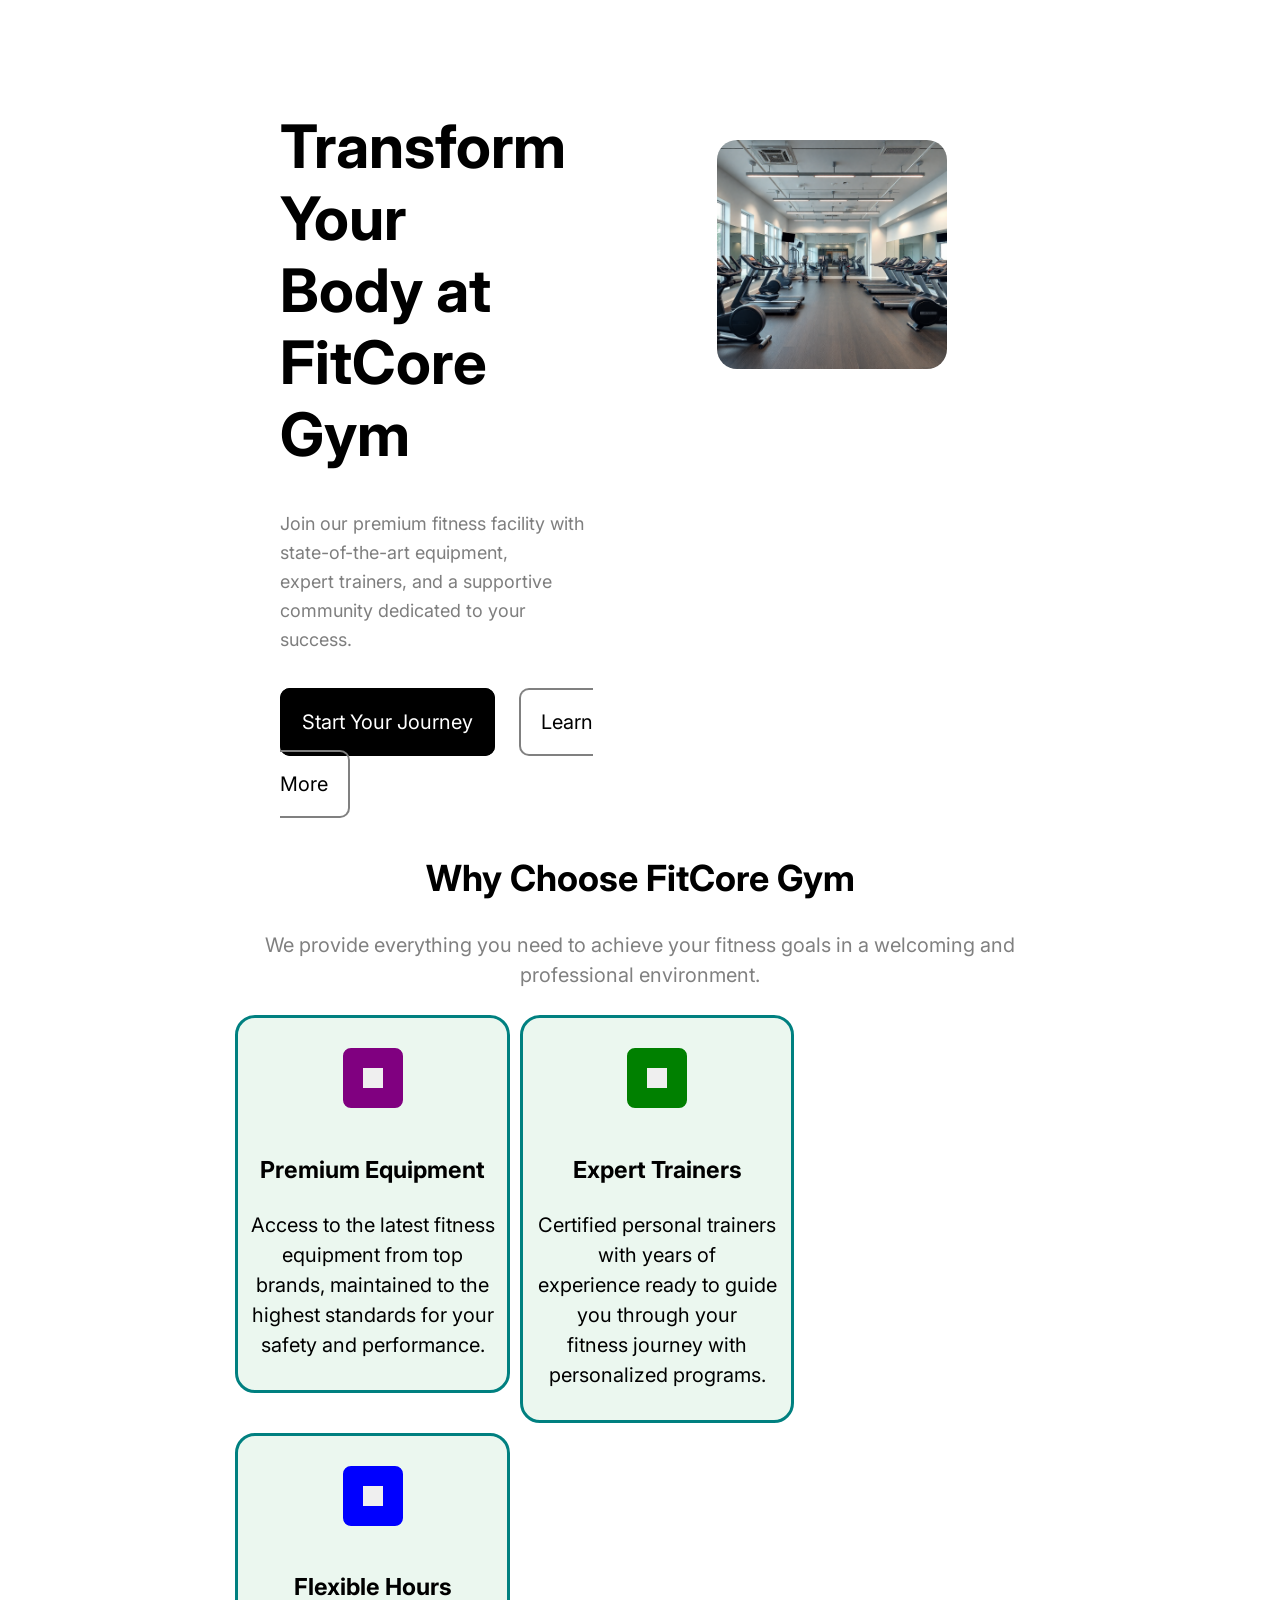
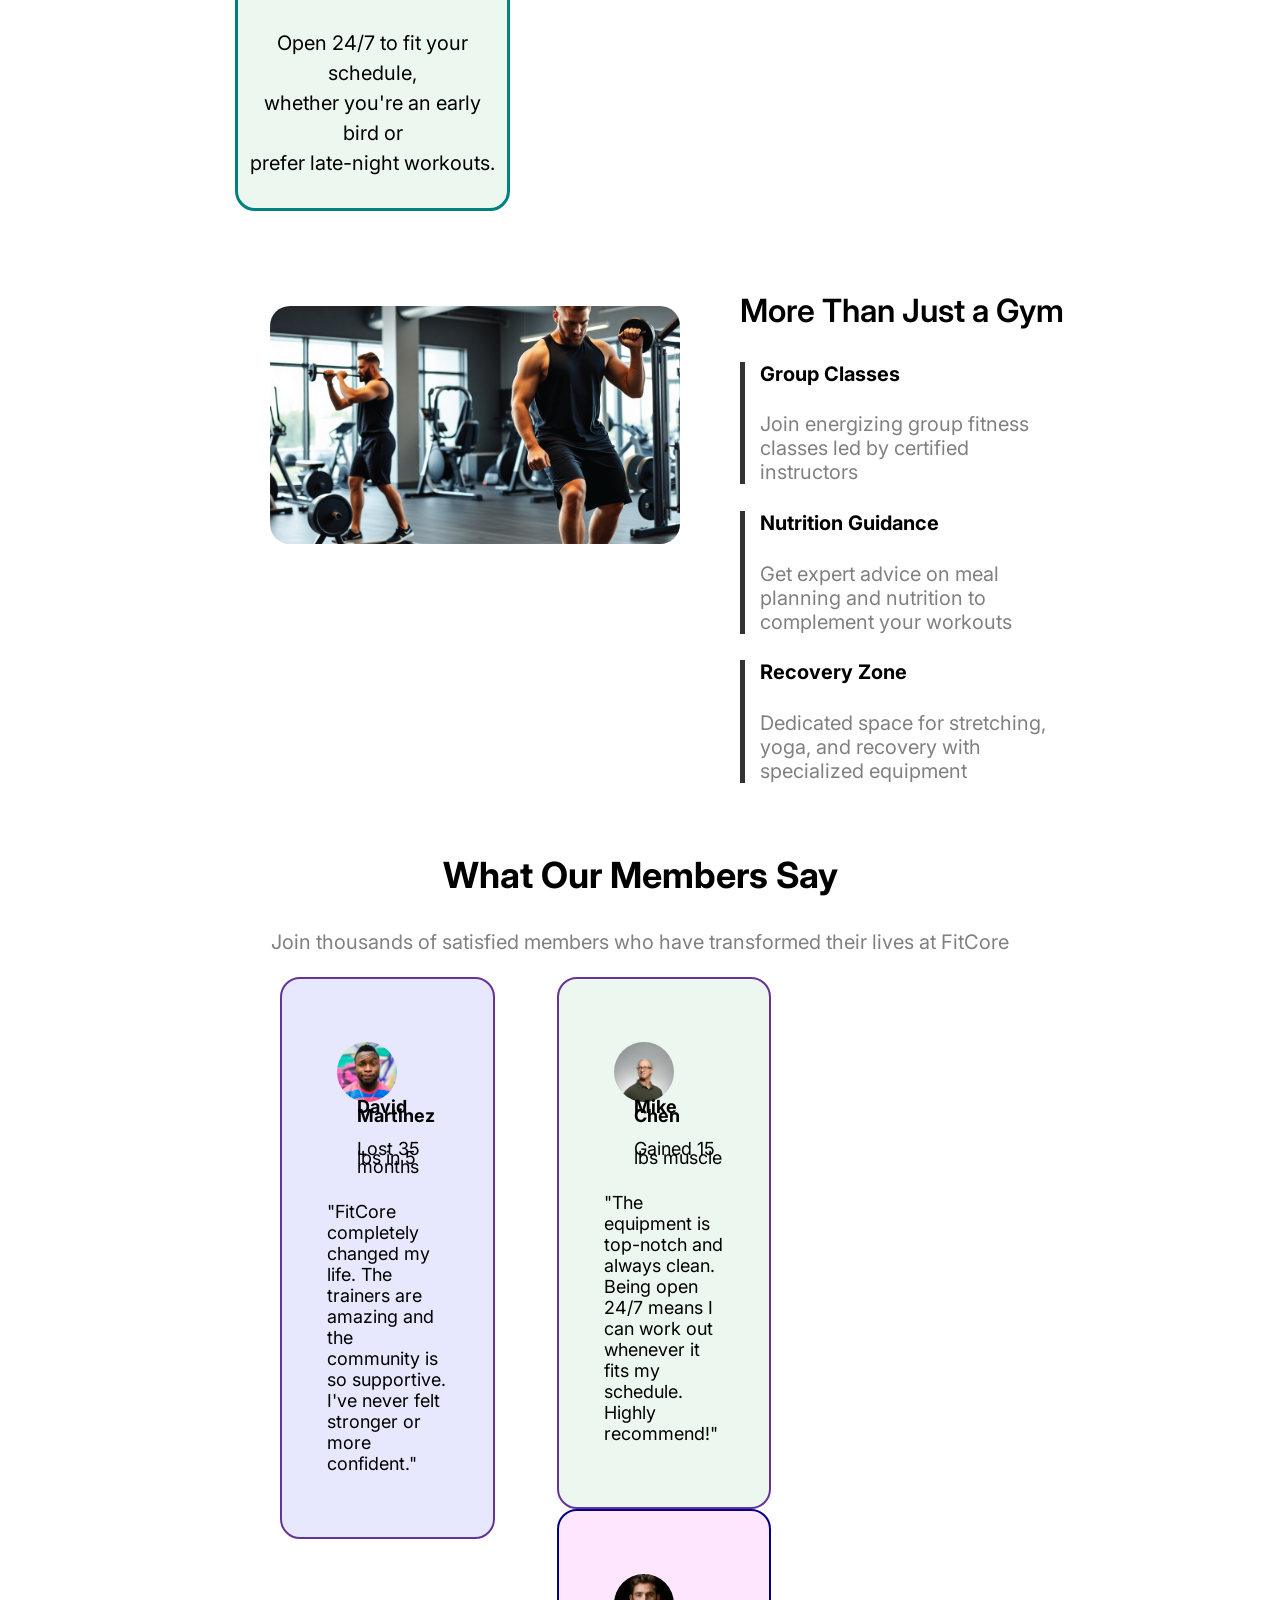
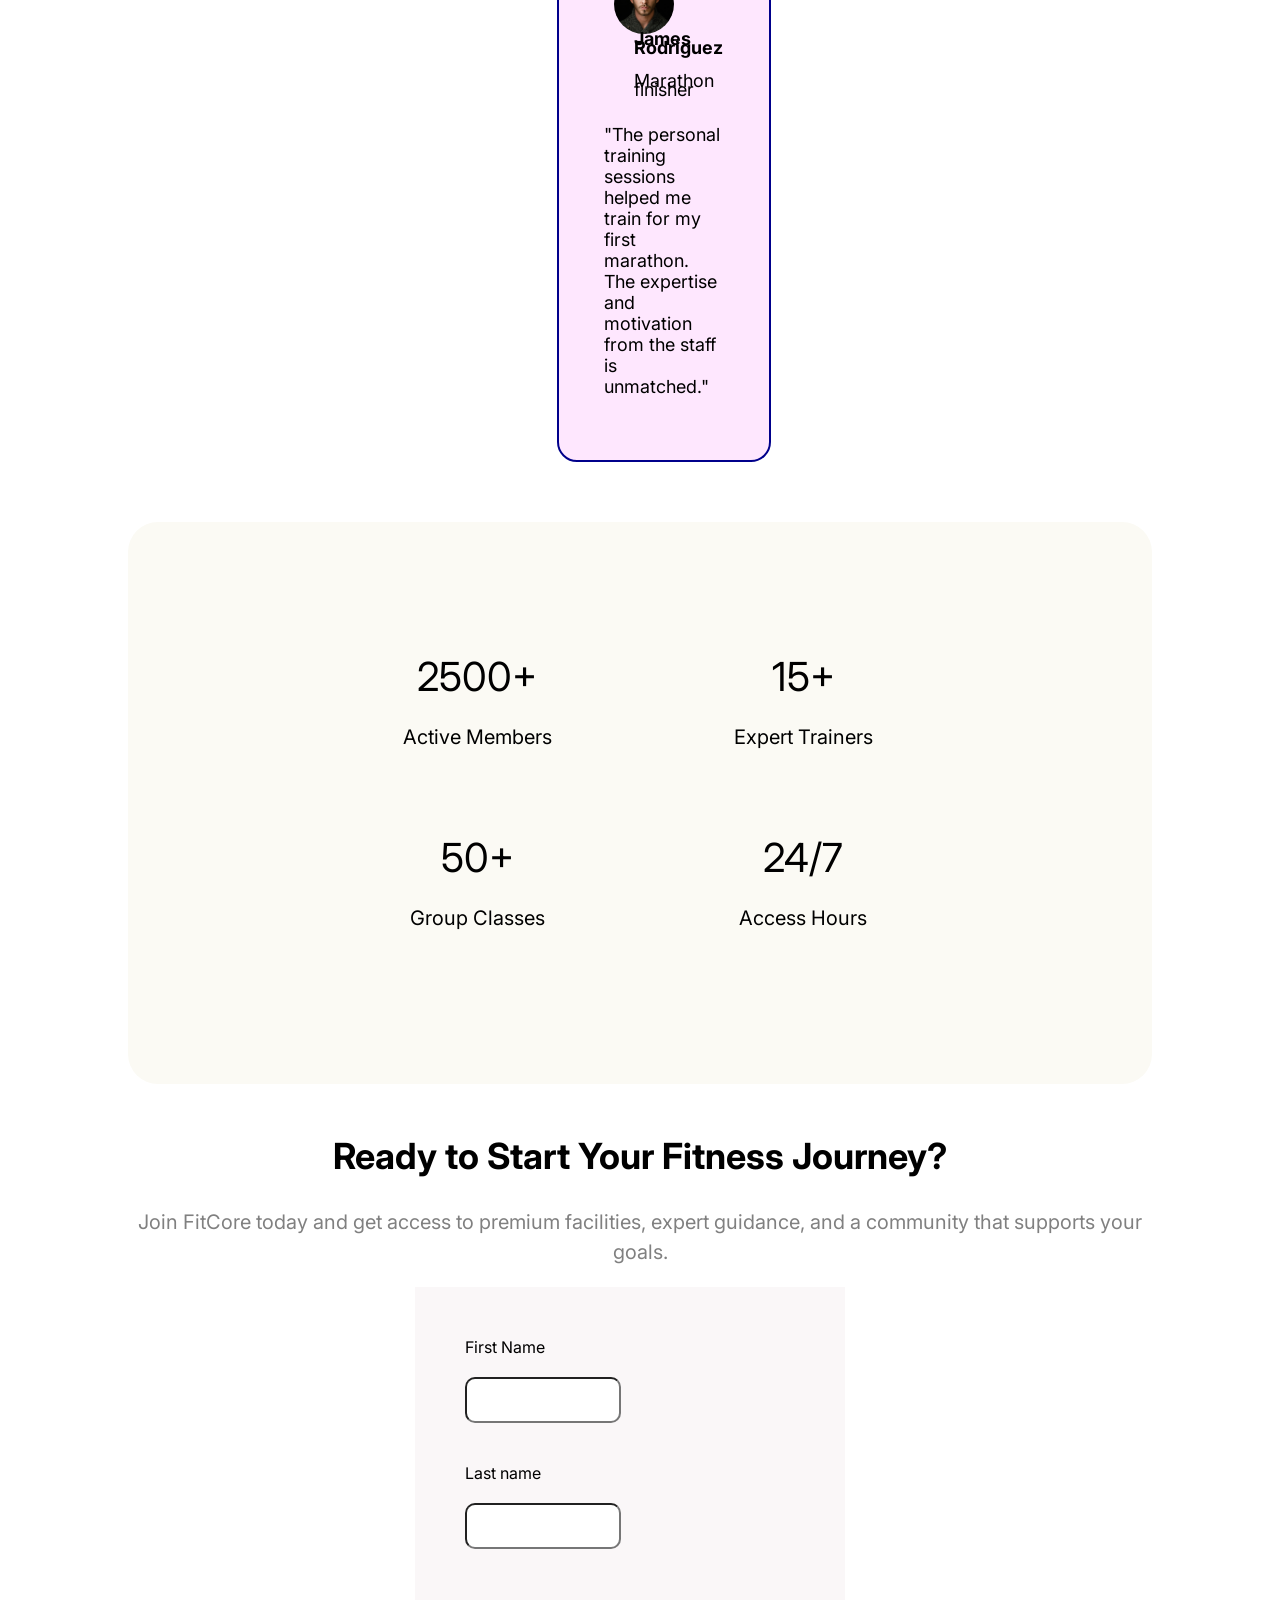
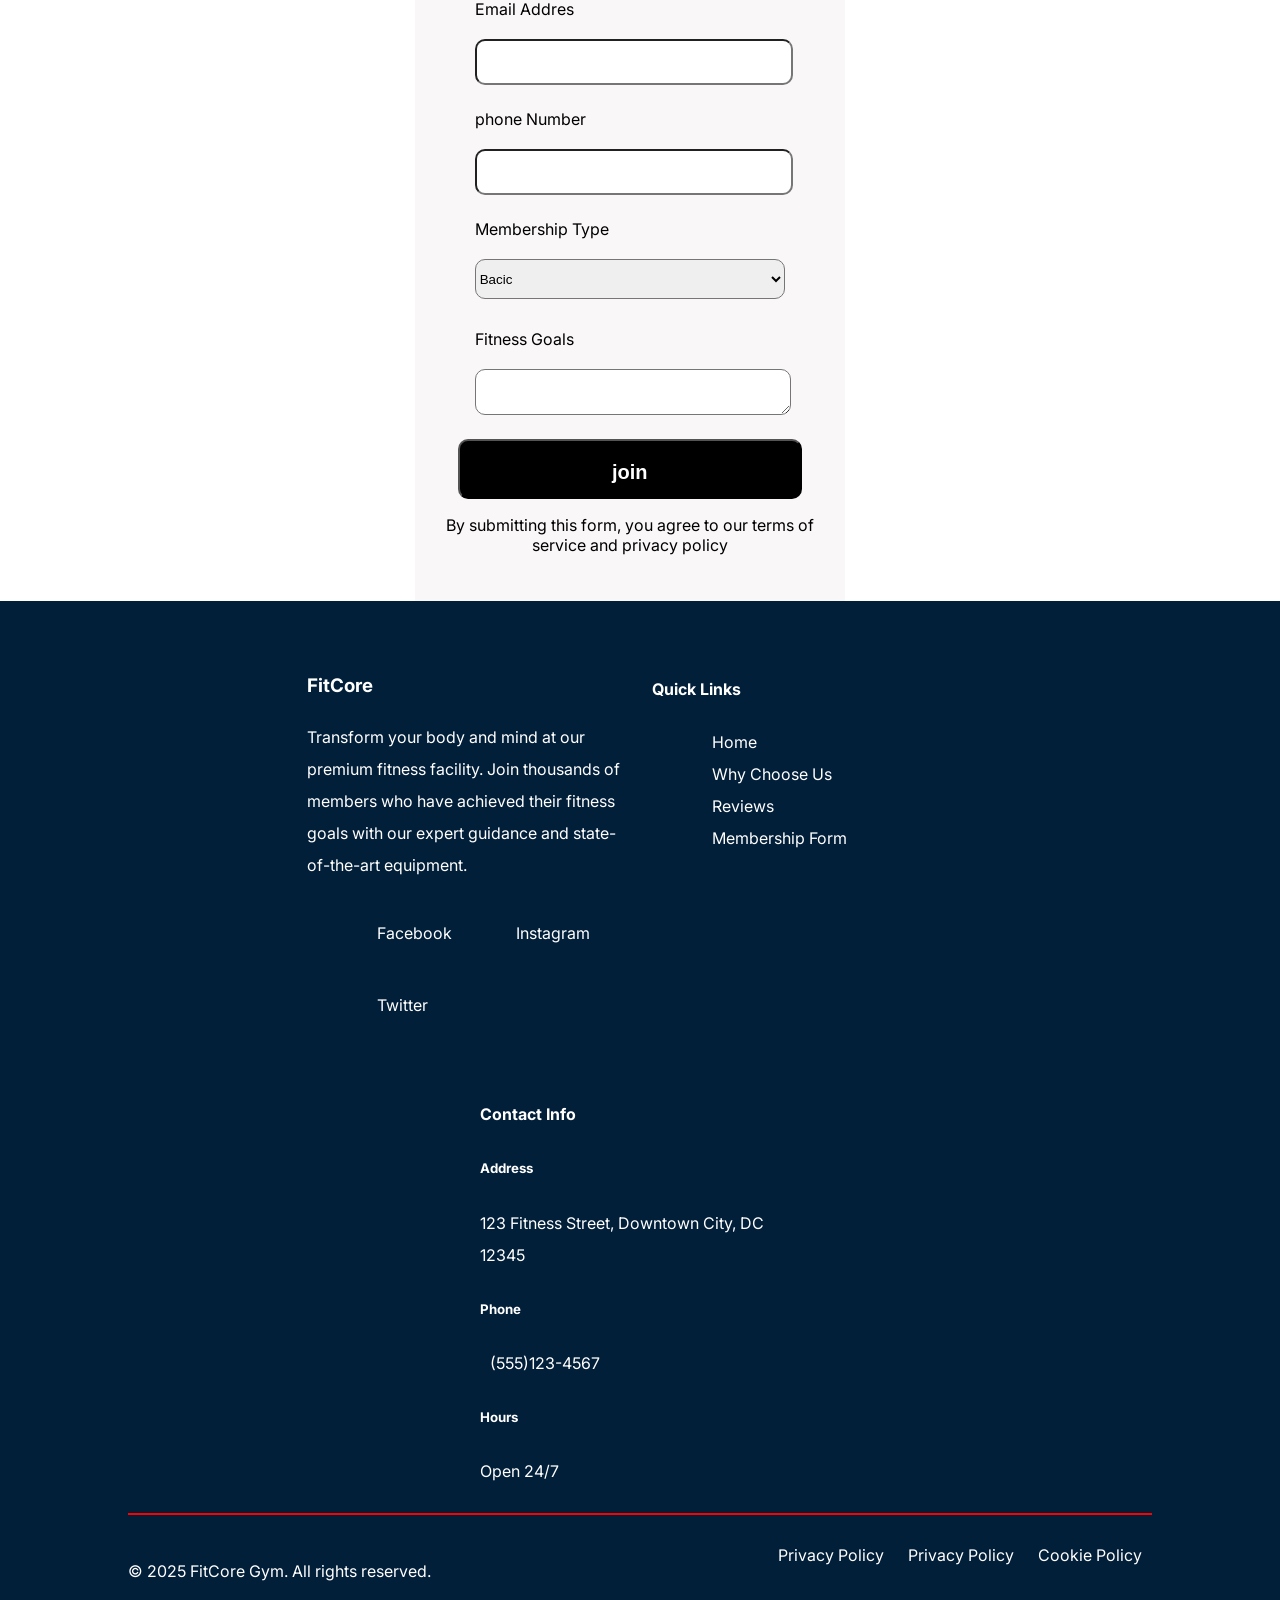
<file: Assignmemt 2/index.html>
<!DOCTYPE html>
<html lang="en">

<head>
    <meta charset="UTF-8">
    <meta name="viewport" content="width=device-width, initial-scale=1.0">
    <title>Document</title>
    <link rel="stylesheet" href="style.css">
    <link rel="preconnect" href="https://fonts.googleapis.com">
    <link rel="preconnect" href="https://fonts.gstatic.com" crossorigin>
    <link
        href="https://fonts.googleapis.com/css2?family=Inter:ital,opsz,wght@0,14..32,100..900;1,14..32,100..900&display=swap"
        rel="stylesheet">
</head>

<body>
    <div class="container">
        <div class="content">
        <div class="text">
            <h1>Transform Your <br> Body at FitCore <br> Gym</h1>
            </h1>
            <p>Join our premium fitness facility with state-of-the-art equipment, <br> expert trainers, and a supportive
                community dedicated to your <br> success.</p>
            <div class="space">
                <span class="not">Start Your Journey</span>
                <span class="nots">Learn More</span>
            </div>
        </div>
        <div class="text">
            <img src="./imegs/1.png" alt="">
        </div>
        <div class="clear-fix"></div>
    </div>
    <div class="why-choose-us">
        <div class="container">
            <div class="title">
                <section id="title">
                    <h2>Why Choose FitCore Gym</h2>
                    <p>We provide everything you need to achieve your fitness goals in a welcoming and <br> professional
                        environment.</p>
            </div>
            </section>
            <div class="benefit-cards">
                <section id="card">
                    <div class="card">
                        <button class="red"></button>
                        <h3>Premium Equipment</h3>
                        <p>Access to the latest fitness equipment from top brands, maintained to the highest standards
                            for
                            your safety and performance.</p>
                    </div>
                    <div class="card">
                        <button class="green"></button>
                        <h3>Expert Trainers</h3>
                        <p>Certified personal trainers with years of <br> experience ready to guide you through your
                            <br>
                            fitness
                            journey with personalized programs.</p>
                    </div>
                    <div class="card">
                        <button class="blue"></button>
                        <h3>Flexible Hours</h3>
                        <p>Open 24/7 to fit your schedule,<br> whether you're an early bird or <br> prefer late-night
                            workouts.
                        </p>
                    </div>
            </div>
            </section>
            <div class="more-benefits">
                <div class="image">
                    <img src="./imegs/2.png" alt="">
                </div>
                <div class="contant">
                    <h3> More Than Just a Gym</h3>
                    <div class="text4">
                        <h4> Group Classes</h4>
                        <p> Join energizing group fitness classes led by certified instructors</p>
                    </div>

                    <div class="text4">
                        <h4> Nutrition Guidance</h4>
                        <p> Get expert advice on meal planning and nutrition to complement your workouts</p>
                    </div>

                    <div class="text4">
                        <h4> Recovery Zone</h4>
                        <p> Dedicated space for stretching, yoga, and recovery with specialized equipment</p>
                    </div>
                </div>
                <div class="clear-fix"></div>
            </div>
        </div>
    </div>
    <div class="social-proof">
        <div class="container">

            <div class="title">
                <h2>What Our Members Say</h2>
                <p>Join thousands of satisfied members who have transformed their lives at FitCore</p>
            </div>
            <div class="grid-cols">
                <div class="bg-blue">
                    <div class="flex-item">
                        <img src="./imegs/3.jpg" alt="">
                        <div class="line">
                            <h4>David Martinez</h4>
                            <p>Lost 35 lbs in 5 months</p>
                        </div>
                        <p>"FitCore completely changed my life. The trainers are amazing and the community is so
                            supportive. I've never felt stronger or more confident."</p>
                    </div>
                </div>
                <section id="green">
                    <div class="bg-green">
                        <div class="flex-item">
                            <img src="./imegs/4.jpg" alt="">
                            <div class="line">
                                <h4>Mike Chen</h4>
                                <p>Gained 15 lbs muscle</p>
                            </div>
                            <p>"The equipment is top-notch and always clean. Being open 24/7 means I can work out
                                whenever
                                it fits my schedule. Highly recommend!"</p>
                        </div>
                    </div>
                    <div class="bg-pink">
                        <div class="flex-item">
                            <img src="./imegs/5.jpg" alt="">
                            <div class="line">
                                <h4>James Rodriguez</h4>
                                <p>Marathon finisher</p>
                            </div>
                            <p>"The personal training sessions helped me train for my first marathon. The expertise and
                                motivation from the staff is unmatched."</p>
                        </div>
                </section>
                <div class="clear-fix"></div>
            </div>

        </div>
        <div class="topices">
            <div class="topice">
                <span>2500+</span>

                <p>Active Members</p>
            </div>
            <div class="topice">
                <span>15+</span>

                <p>Expert Trainers</p>
            </div>
            <div class="topice">
                <span>50+</span>

                <p>Group Classes</p>
            </div>
            <div class="topice">
                <span>24/7</span>


                <p>Access Hours</p>

            </div>
        </div>
    </div>
    </div>
    <div class="from-mempership">
        <div class="container">
            <div class="title">
                <h2>Ready to Start Your Fitness Journey?</h2>
                <p>Join FitCore today and get access to premium facilities, expert guidance, and a community that
                    supports your goals.</p>
            </div>
            <div class="forms">
                <div class="forms-item">
                    <div class="form-2">
                        <div class="form-inline">
                            <label class="fon" for="firstname"> First Name</label>
                            <br>
                            <input class="sumpit" type="text" id="firstname" name="firstname">
                        </div>
                        <div class="form-inline">
                            <label class="fon" for="lastname">Last name</label>
                            <br>
                            <input class="sumpit" type="text" id="lastname" name="lastname">
                        </div>
                        <div class="clear-fix"></div>
                    </div>
                    <div class="form">
                        <label class="fon" for="email">Email Addres</label>
                        <br>
                        <input class="sumpit" type="email" id="email" name="email">
                    </div>
                    <div class="form">
                        <label class="fon" for="number">phone Number</label>
                        <br>
                        <input class="sumpit" type="number" id="number" name="number">
                    </div>
                    <div class="form">
                        <label class="fon" for="country">Membership Type</label>
                        <br>

                        <select class="sumpit" id="country">
                            <option value=">Bacic">Bacic</option>
                            <option value="premium">premium</option>
                            <option value="vip">vip</option>
                        </select>
                    </div>
                    <div class="form">
                        <label class="fon" for="massage">Fitness Goals</label>
                        <br>
                        <textarea class="sumpit" name="massage" id="massage"></textarea>
                    </div>
                    <button class="but">join</button>
                    <p>By submitting this form, you agree to our terms of service and privacy policy</p>

                </div>
            </div>
        </div>
    </div>
    <footer>
        <div class="container">
            <div class="end">
                <div class="footer-content very">
                    <h3>FitCore</h3>
                    <p>Transform your body and mind at our premium fitness facility. Join thousands of members who have
                        achieved their fitness goals with our expert guidance and state-of-the-art equipment.</p>
                    <ul>
                        <li><a href="https://www.facebook.com/">Facebook</a></li>
                        <li><a href="https://www.instagram.com/">Instagram</a></li>
                        <li><a href="https://x.com/">Twitter</a></li>
                    </ul>
                </div>
                <div class="footer-content hori">
                    <section></section>
                    <h4>Quick Links</h4>
                    <ul>
                        <li><a href=""></a>Home</li>
                        <li> <a href=""></a>Why Choose Us</li>
                        <li> <a href=""></a>Reviews</li>
                        <li> <a href=""></a>Membership Form</li>
                    </ul>
                </div>
                <div class="footer-content">
                    <h4>Contact Info</h4>
                    <h5>Address</h5>
                    <p>123 Fitness Street, Downtown City, DC 12345</p>
                    <h5>Phone</h5>
                    <a href="tel:(555)123-4567">(555)123-4567</a>
                    <h5>Hours</h5>
                    <p>Open 24/7</p>
                </div>

            </div>
            <div class="footer-buttom">
                <p class="left">© 2025 FitCore Gym. All rights reserved.</p>
                <div class="a">
                    <a href="#title">Privacy Policy</a>
                    <a href="#card">Privacy Policy</a>
                    <a href="#green">Cookie Policy</a>
                </div>
                <div class="clear-fix"></div>

            </div>

        </div>
    </footer>

</div>
</body>

</html>
</file>
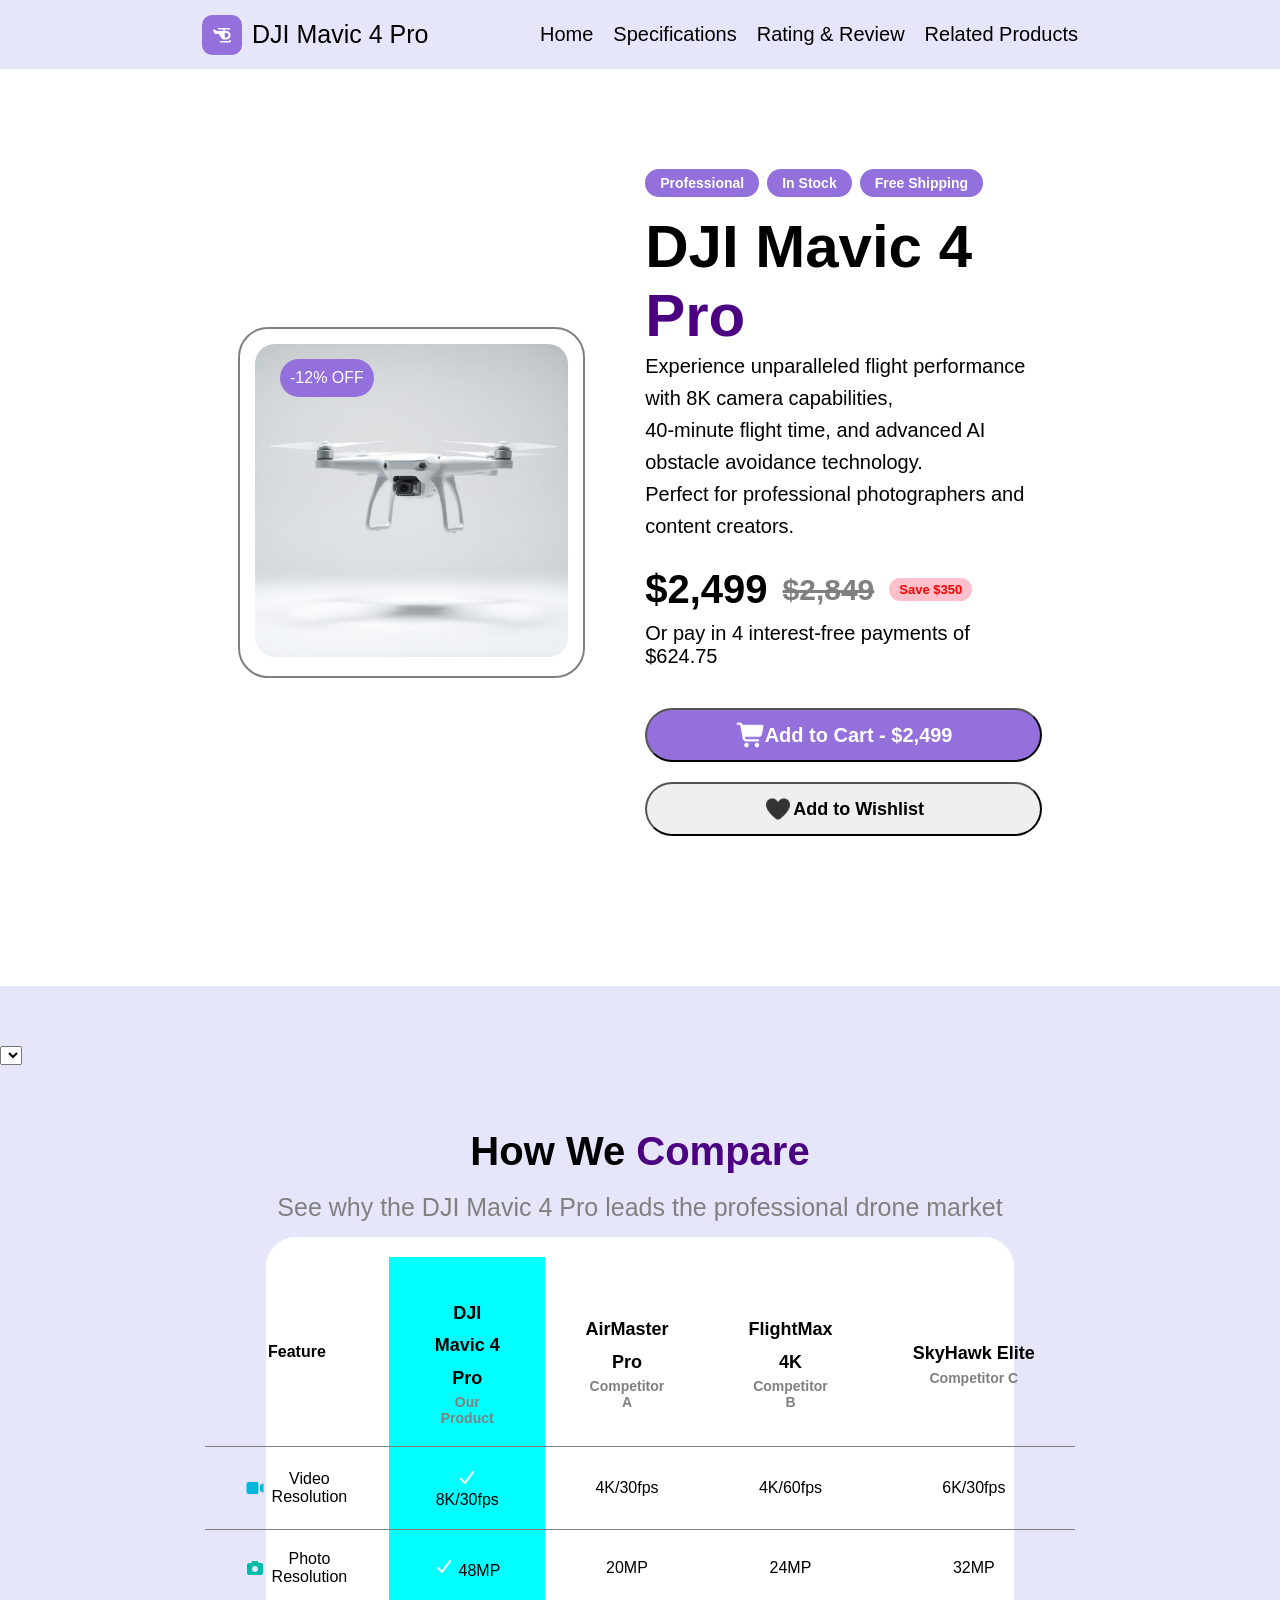
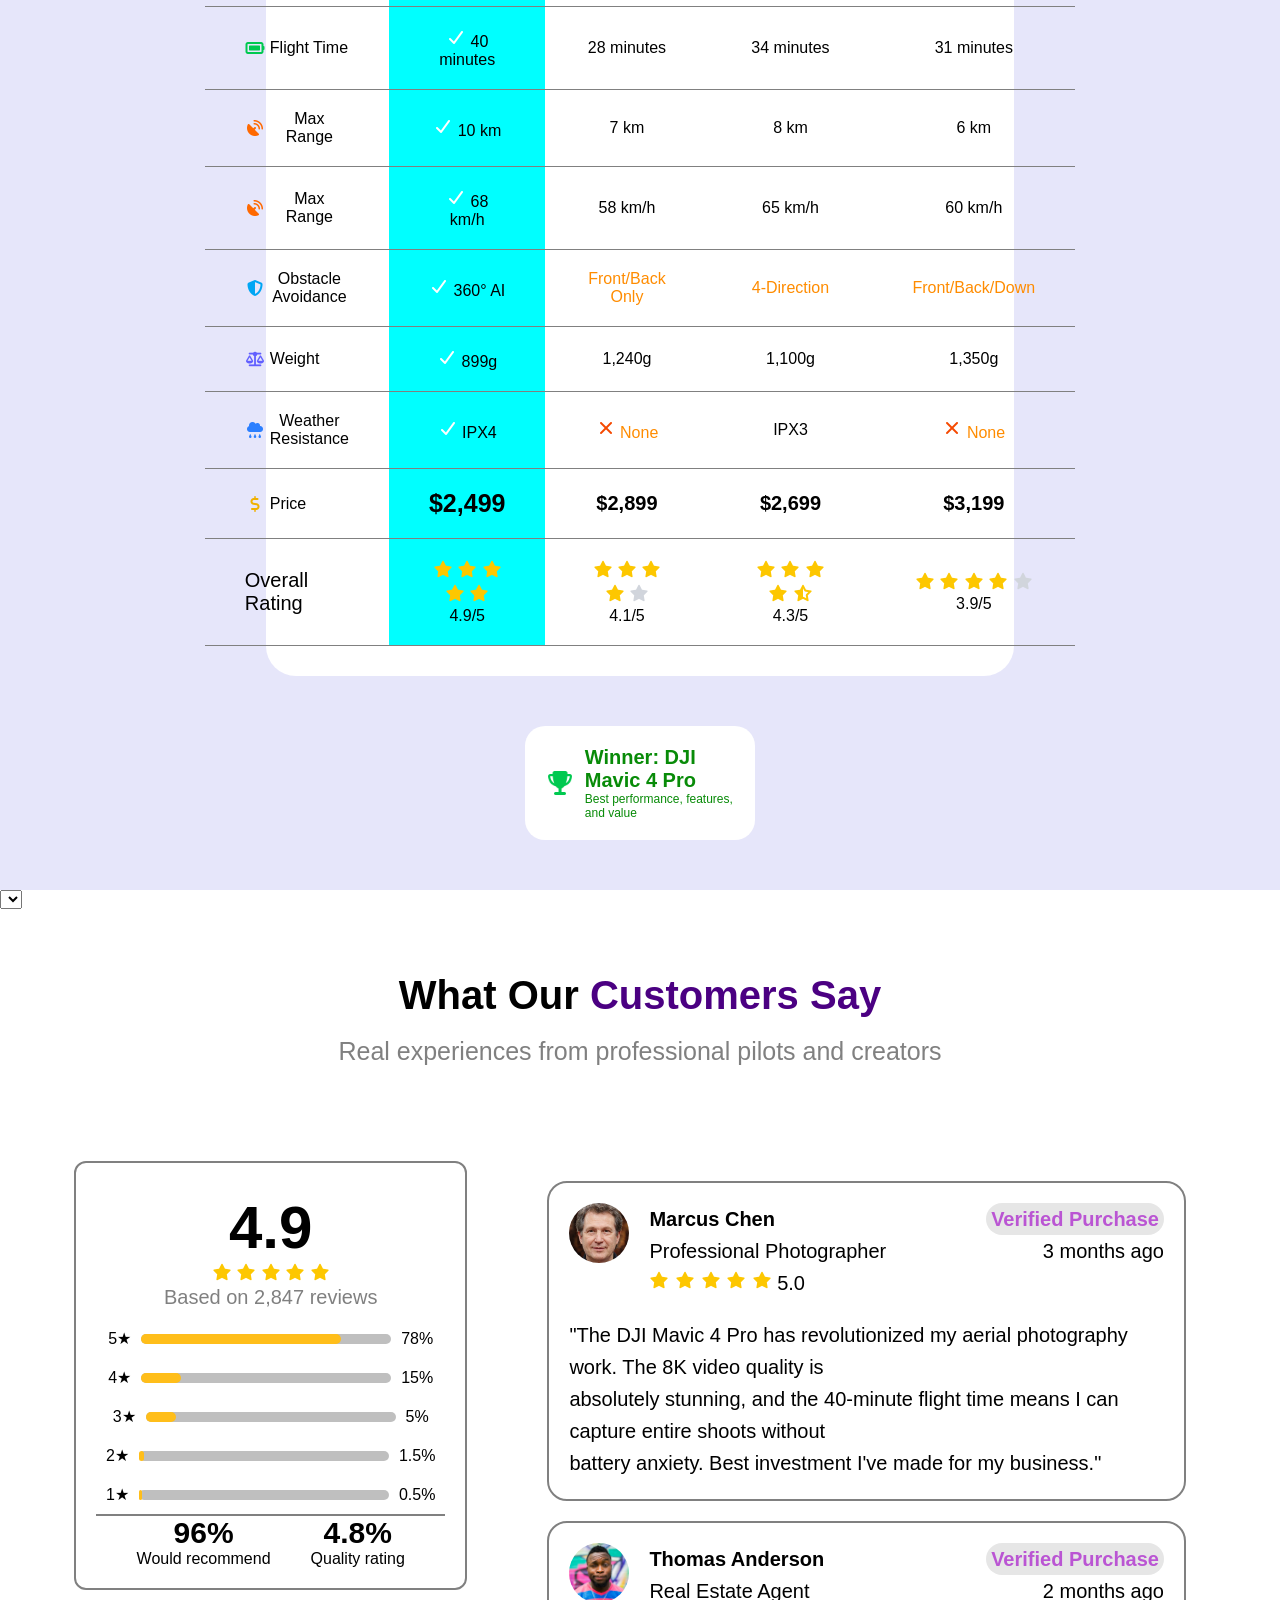
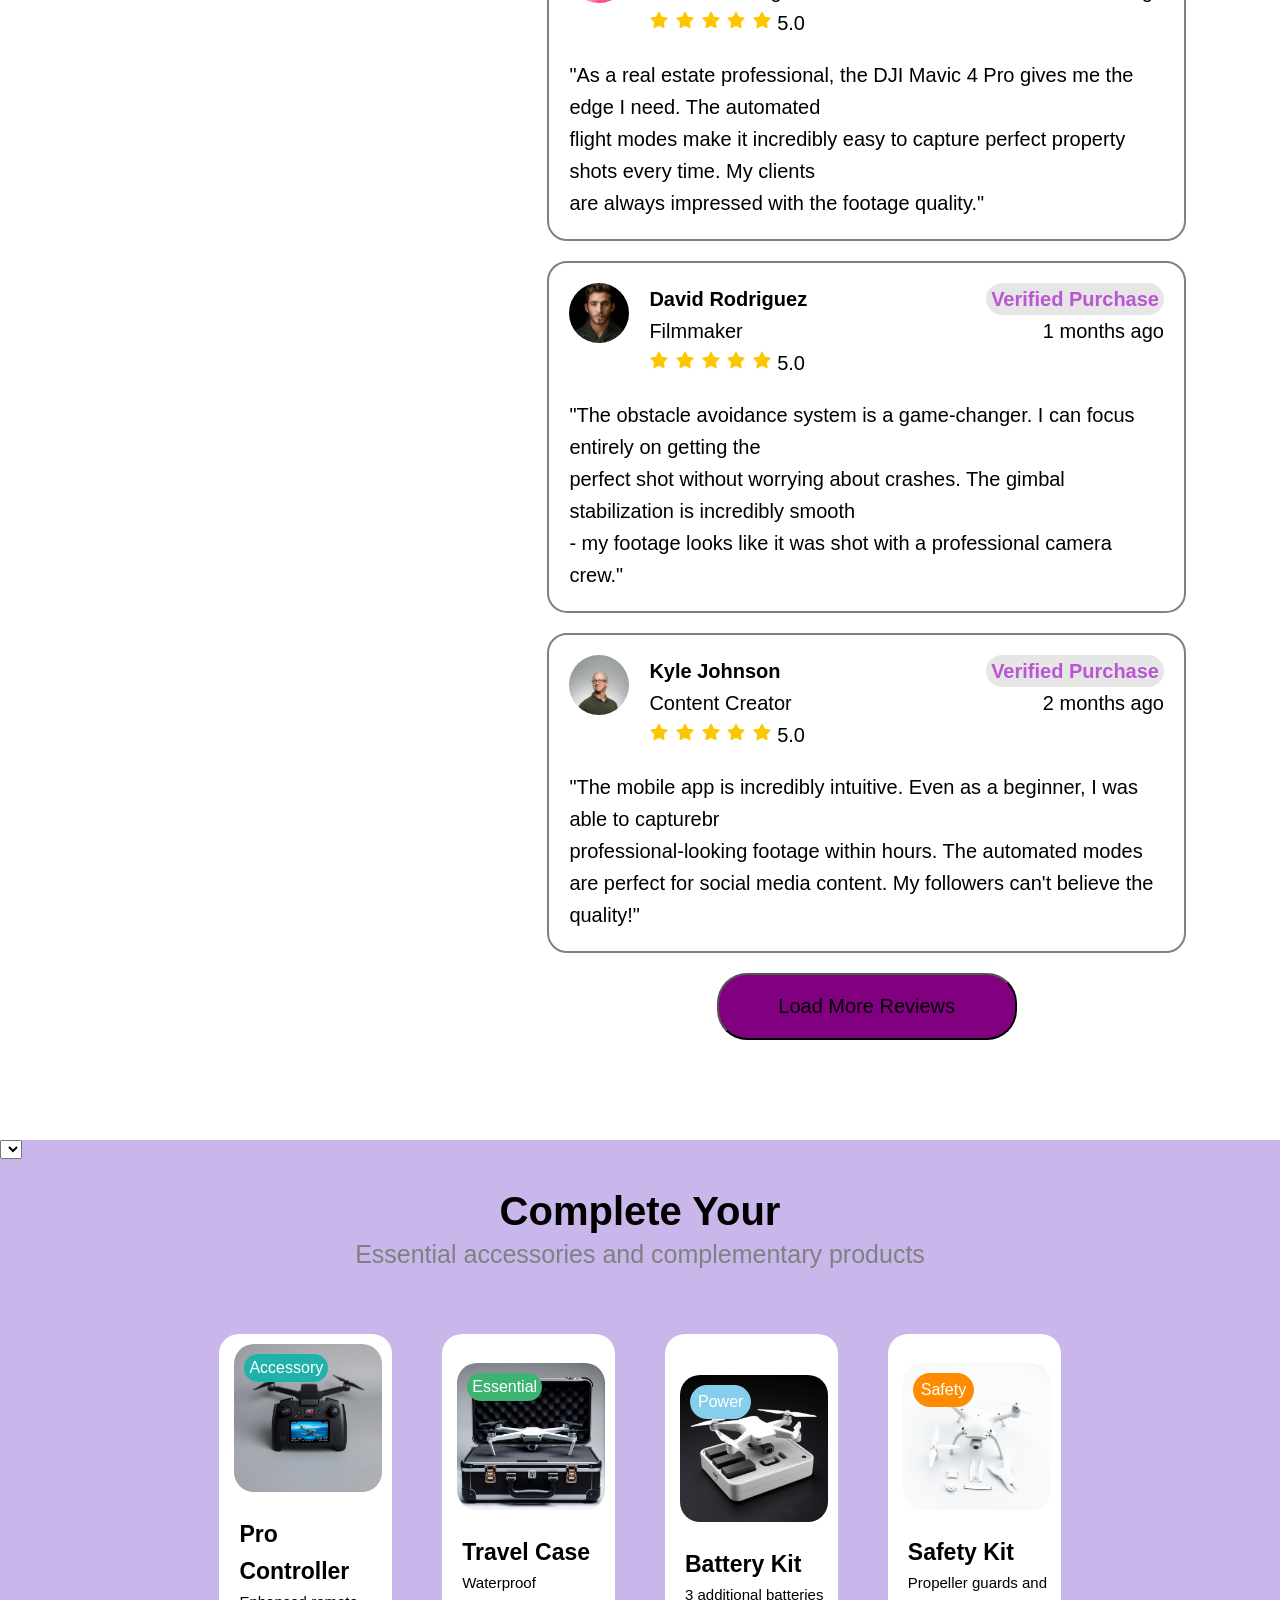
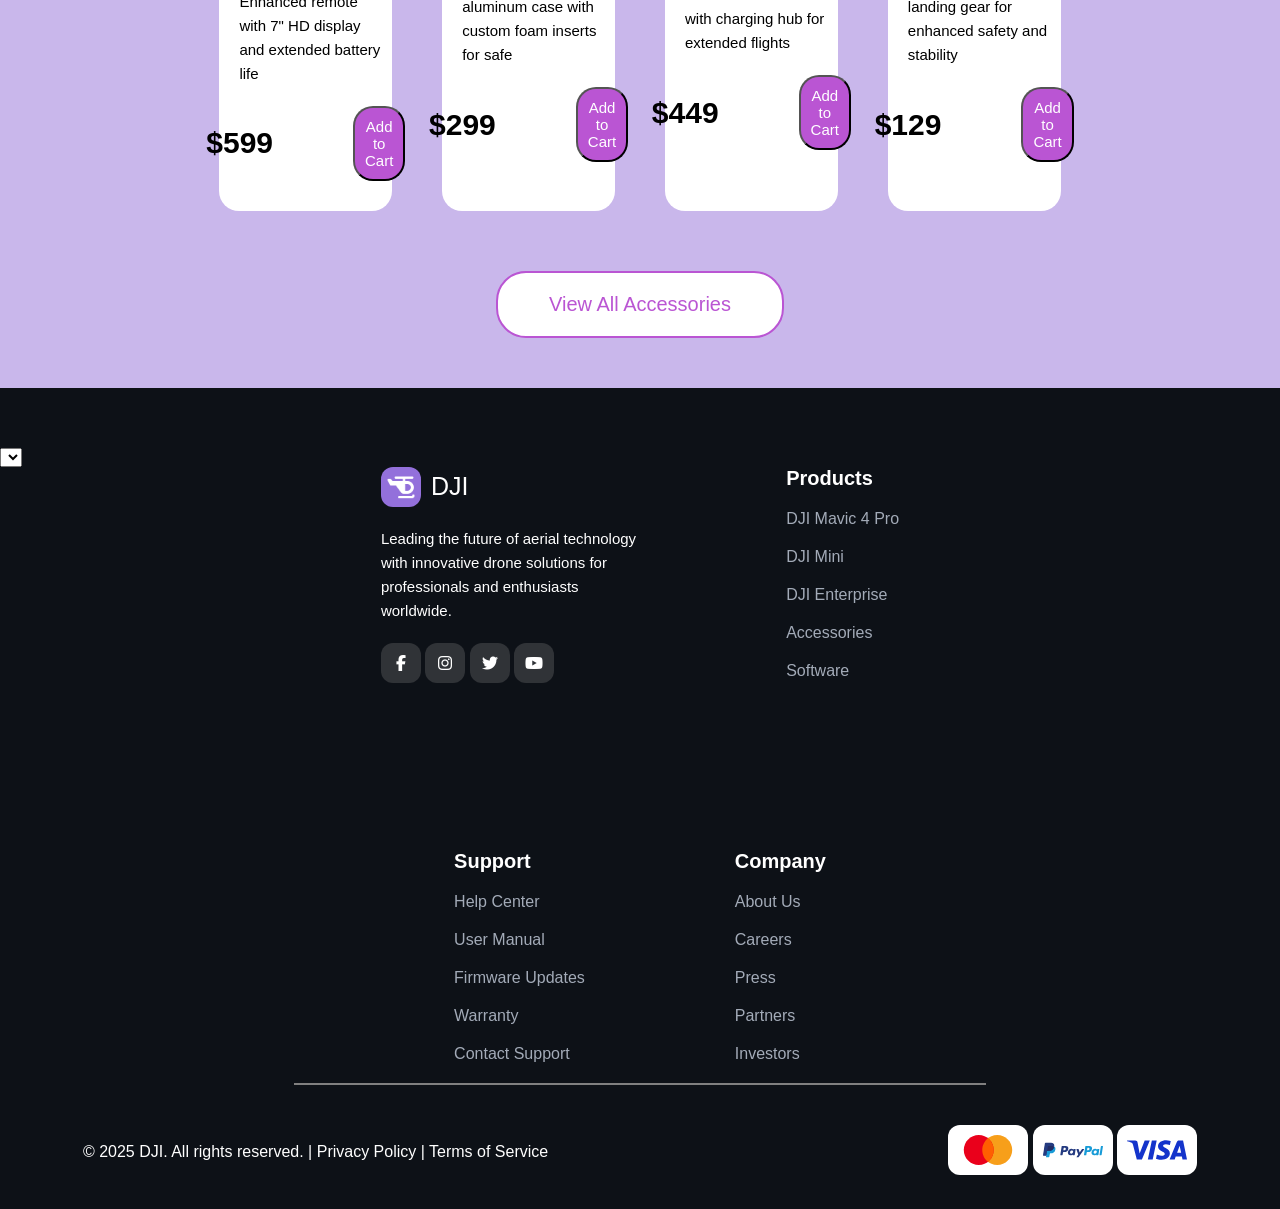
<file: Assignmemt 3/index.html>
<!DOCTYPE html>
<html lang="en">

<head>
    <meta charset="UTF-8">
    <meta name="viewport" content="width=device-width, initial-scale=1.0">
    <title>Document</title>
    <link rel="stylesheet" href="style.css">
</head>

<body>
    <header class="header">
        <nav class="navbar">
            <div class="logo-container">
                <img class="image" src="./icons/helicopter-solid-full.png" alt="">
                <p class="text">DJI Mavic 4 Pro</p>
            </div>
            <div class="links">
                <ul>
                    <li><a href="#Home">Home</a></li>
                    <li><a href="#Specifications">Specifications</a></li>
                    <li><a href="#Rating & Review">Rating & Review</a></li>
                    <li><a href="#Related Products">Related Products</a></li>
                </ul>
            </div>
        </nav>
    </header>
    <section class="Hero Section" >
        <select  id="Home"></select>
        <div class="container">
            <div class="product-card">
                <div class="product-image">
                    <div class="img-box">
                        <img src="./Image/1.png" alt="">
                    </div>
                    <span class="span">-12% OFF</span>
                </div>
                <div class="information">
                    <div class="info-main">
                        <div class="spans" >
                            <span class="badge">Professional</span>
                            <span class="badge">In Stock</span>
                            <span class="badge">Free Shipping</span>
                        </div>
                        <h1>DJI Mavic 4 <span class="hilightg">Pro</span> </h1>
                        <p>Experience unparalleled flight performance with 8K camera capabilities,
                            <br> 40-minute flight
                            time, and advanced AI obstacle avoidance technology.
                            <br>Perfect for professional photographers
                            and content creators.
                        </p>
                    </div>
                    <div class="info-offer">
                        <div class="offer">
                            <span class="price-main">$2,499</span>
                            <span class="price-old">$2,849</span>
                            <span class="price-badge">Save $350</span>
                        </div>
                        <p>Or pay in 4 interest-free payments of $624.75</p>
                    </div>
                    <div class="info-action">
                        <div class="button">
                            <button class="highlight">
                                <img src="./icons/cart-shopping-solid-full.png" alt="">
                                <p>Add to Cart - $2,499</p>
                            </button>
                            <button class="border">
                                <img src="./icons/heart-solid-full.png" alt="">
                                <p> Add to Wishlist
                                </p>
                            </button>
                        </div>
                    </div>
                </div>
            </div>
        </div>
    </section>
    <section class="Specifications-Section">
        <select id="Specifications"></select>
        <div class="container">
            <div class="title">
                <h2>How We  <span class="hilightg">Compare</span></h2>
                <p>See why the DJI Mavic 4 Pro leads the professional drone market</p>
            </div>
            <div class="table-contant">
                <table class="table-item">
                    <thead>
                        <tr class="table-head">
                            <th>Feature</th>
                            <th class="column-2">
                                <div class="title-th">
                                    <span class="span-head-A">DJI Mavic 4 Pro</span>
                                    <span class="span-head-a">Our Product</span>
                                </div>
                            </th>
                            <th class="table-title">
                                <div class="title-th">
                                    <span class="span-head-A">AirMaster Pro</span>
                                    <span class="span-head-a">Competitor A</span>
                                </div>
                            </th>
                            <th class="table-title">
                                <div class="title-th">
                                    <span class="span-head-A">FlightMax 4K</span>
                                    <span class="span-head-a">Competitor B</span>
                                </div>
                            </th>
                            <th class="table-title">
                                <div class="title-th">
                                    <span class="span-head-A">SkyHawk Elite</span>
                                    <span class="span-head-a">Competitor C</span>
                                </div>
                            </th>
                        </tr>
                    </thead>
                    <tbody class="table-body">
                        <tr class="body-contant">
                            <td class="td-contant">
                                <div class="item-td"> <img src="./icons/1.png" class="td-image" alt="">
                                    <p>Video Resolution</p>
                                </div>
                            </td>
                            <td class="column-2">

                                <img src="./icons/max.png" class="td-image" alt="">
                                8K/30fps

                            </td>

                            </td>
                            <td class="row-data">4K/30fps</td>
                            <td class="row-data">4K/60fps</td>
                            <td class="row-data">6K/30fps</td>

                        </tr>
                        <tr class="body-contant">
                            <td class="td-contant">
                                <div class="item-td"> <img src="./icons/2.png" class="td-image" alt="">
                                    <p>Photo Resolution</p>
                                </div>
                            </td>
                            <td class="column-2">
                                <img src="./icons/max.png" alt="">
                                48MP

                            </td>
                            <td class="row-data">20MP</td>
                            <td class="row-data">24MP</td>
                            <td class="row-data">32MP</td>

                        </tr>
                        <tr class="body-contant">
                            <td class="td-contant">
                                <div class="item-td"> <img src="./icons/3.png" class="td-image" alt="">
                                    <p>Flight Time</p>
                                </div>
                            </td>
                            <td class="column-2">
                                <img src="./icons/max.png" alt="">
                                40 minutes

                            </td>
                            <td class="row-data">28 minutes</td>
                            <td class="row-data">34 minutes </td>
                            <td class="row-data">31 minutes</td>

                        </tr>
                        <tr class="body-contant">
                            <td class="td-contant">
                                <div class="item-td"> <img src="./icons/4.png" class="td-image" alt="">
                                    <p>Max Range</p>
                                </div>
                            </td>
                            <td class="column-2">
                                <img src="./icons/max.png" alt="">
                                10 km

                            </td>
                            <td class="row-data">7 km</td>
                            <td class="row-data">8 km</td>
                            <td class="row-data">6 km</td>

                        </tr>
                        <tr class="body-contant">
                            <td class="td-contant">
                                <div class="item-td"><img src="./icons/4.png" class="td-image" alt="">
                                    <p>Max Range</p>
                                </div>
                            </td>
                            <td class="column-2">
                                <img src="./icons/max.png" alt="">
                                68 km/h

                            </td>
                            <td class="row-data">58 km/h</td>
                            <td class="row-data">65 km/h</td>
                            <td class="row-data">60 km/h</td>
                        </tr>
                        <tr class="body-contant">
                            <td class="td-contant">
                                <div class="item-td"><img src="./icons/6.png" class="td-image" alt="">
                                    <p>Obstacle Avoidance</p>
                                </div>
                            </td>
                            <td class="column-2">
                                <img src="./icons/max.png" alt="">
                                360° AI

                            </td>
                            <td class="row-data-color">Front/Back Only</td>
                            <td class="row-data-color">4-Direction</td>
                            <td class="row-data-color">Front/Back/Down</td>
                        </tr>
                        <tr class="body-contant">
                            <td class="td-contant">
                                <div class="item-td"> <img src="./icons/7.png" class="td-image" alt="">
                                    <p> Weight</p>
                                </div>


                            </td>
                            <td class="column-2">
                                 <img src="./icons/max.png" alt="">
                                    899g
                                
                            </td>
                            <td class="row-data">1,240g</td>
                            <td class="row-data">1,100g</td>
                            <td class="row-data">1,350g</td>
                        </tr>
                        <tr class="body-contant">
                            <td class="td-contant">
                                <div class="item-td"> <img src="./icons/8.png" class="td-image" alt="">
                                    <p>Weather Resistance</p>
                                </div>
                            </td>
                            <td class="column-2">
                                <img src="./icons/max.png" alt="">
                                IPX4

                            </td>
                            <td class="row-data-color"><img src="./icons/xmark-solid-full.png" alt=""> None</td>
                            <td class="row-data">IPX3</td>
                            <td class="row-data-color"><img src="./icons/xmark-solid-full.png" alt=""> None</td>
                        </tr>
                        <tr class="body-contant">
                            <td class="td-contant">
                                <div class="item-td"><img src="./icons/9.png" class="td-image" alt="">
                                    <p>Price</p>
                                </div>
                            </td>
                            <td class="column-2">
                                <div class="column-2">
                                    <p class="drn">$2,499</p>
                                </div>
                            </td>
                            <td class="row-drn">$2,899</td>
                            <td class="row-drn">$2,699</td>
                            <td class="row-drn">$3,199</td>
                        </tr>
                        <tr class="body-contant">
                            <td class="contant-1">Overall Rating</td>
                            <td class="column-2">
                                <div class="rating-box">
                                    <div class="star-icon">
                                        <img src="./icons/10.png" alt="">
                                        <img src="./icons/10.png" alt="">
                                        <img src="./icons/10.png" alt="">
                                        <img src="./icons/10.png" alt="">
                                        <img src="./icons/10.png" alt="">
                                    </div>
                                    <span class="rating-value-1">4.9/5</span>
                                </div>
                            </td>
                            <td class="srar-list">
                                <div class="rating-box">
                                    <div class="star-icon">
                                        <img src="./icons/10.png" alt="">
                                        <img src="./icons/10.png" alt="">
                                        <img src="./icons/10.png" alt="">
                                        <img src="./icons/10.png" alt="">
                                        <img src="./icons/11.png" alt="">
                                    </div>
                                    <span class="rating-value">4.1/5</span>
                                </div>
                            </td>
                            <td class="srar-list">
                                <div class="rating-box">
                                    <div class="star-icon">
                                        <img src="./icons/10.png" alt="">
                                        <img src="./icons/10.png" alt="">
                                        <img src="./icons/10.png" alt="">
                                        <img src="./icons/10.png" alt="">
                                        <img src="./icons/12.png" alt="">
                                    </div>
                                    <span class="rating-value-1">4.3/5</span>
                                </div>
                            </td>
                            <td class="srar-list">
                                <div class="rating-box">
                                    <div class="star-icon">
                                        <img src="./icons/10.png" alt="">
                                        <img src="./icons/10.png" alt="">
                                        <img src="./icons/10.png" alt="">
                                        <img src="./icons/10.png" alt="">
                                        <img src="./icons/11.png" alt="">
                                    </div>
                                    <span class="rating-value-1">3.9/5</span>
                                </div>
                            </td>
                        </tr>
                    </tbody>
                </table>
            </div>
            <div class="panel-holder">
                <div class="info-blok">
                    <img src="./icons/13.png" alt="">
                    <div class="block-body">
                        <p class="body-heading">Winner: DJI Mavic 4 Pro</p>
                        <p class="body-caption">Best performance, features, and value</p>
                    </div>
                </div>
            </div>
        </div>
    </section>
    <section class="Reviews-section">
        <select  id="Rating & Review"></select>
        <div class="container">
            <div class="revies-content">
                <div class="title">
                    <h2>What Our  <span class="hilightg">Customers Say</span></h2>
                    <p>Real experiences from professional pilots and creators</p>
                </div>
                <div class="testimonials-body">
                    <div class="rating-summary">
                        <div class="rating-summary-inner">
                            <div class="rating-summary-overall">
                                <div class="rating-score-value">4.9</div>
                                <div class="rating-score-stars">
                                    <img src="./icons/10.png" alt="">
                                    <img src="./icons/10.png" alt="">
                                    <img src="./icons/10.png" alt="">
                                    <img src="./icons/10.png" alt="">
                                    <img src="./icons/10.png" alt="">
                                </div>
                                <p>Based on 2,847 reviews</p>
                            </div>
                            <div class="rating-bars">
                                <div class="rating-bar">
                                    <span class="rating-bar-lable">5★</span>
                                    <div class="rating-bar-track">
                                        <div class="rating-bar-yoully"></div>
                                    </div>
                                    <span class="rating-bar-percentage">78%</span>
                                </div>
                                <div class="rating-bar">
                                    <span class="rating-bar-lable">4★</span>
                                    <div class="rating-bar-track">
                                        <div class="rating-bar-yoully-8"></div>
                                    </div>
                                    <span class="rating-bar-percentage">15%</span>
                                </div>
                                <div class="rating-bar">
                                    <span class="rating-bar-lable">3★</span>
                                    <div class="rating-bar-track">
                                        <div class="rating-bar-yoully-4"></div>
                                    </div>
                                    <span class="rating-bar-percentage">5%</span>
                                </div>
                                <div class="rating-bar">
                                    <span class="rating-bar-lable">2★</span>
                                    <div class="rating-bar-track">
                                        <div class="rating-bar-yoully-2"></div>
                                    </div>
                                    <span class="rating-bar-percentage">1.5%</span>
                                </div>
                                <div class="rating-bar">
                                    <span class="rating-bar-lable">1★</span>
                                    <div class="rating-bar-track">
                                        <div class="rating-bar-yoully-1"></div>
                                    </div>
                                    <span class="rating-bar-percentage">0.5%</span>
                                </div>
                            </div>
                            <div class="rating-metrice">
                                <div class="rating-wrapper">
                                    <div class="stat-box">
                                        <div class="box-number">96%</div>
                                        <div class="box-text">Would recommend</div>
                                    </div>
                                    <div class="stat-box">
                                        <div class="box-number">4.8%</div>
                                        <div class="box-text">Quality rating</div>
                                    </div>
                                </div>
                            </div>
                        </div>
                    </div>
                    <div class="reviews-list">
                        <div class="review-card">
                            <div class="review-card-header">
                                <div class="review-card-user-box">
                                    <img src="./Image/2.png" alt="">
                                    <div class="review-card-user-info">
                                        <h4>Marcus Chen</h4>
                                        <p>Professional Photographer</p>
                                        <div class="review-card-stars">
                                            <img src="./icons/10.png" alt="">
                                            <img src="./icons/10.png" alt="">
                                            <img src="./icons/10.png" alt="">
                                            <img src="./icons/10.png" alt="">
                                            <img src="./icons/10.png" alt="">
                                            <span>5.0</span>
                                        </div>
                                    </div>
                                </div>
                                <div class="review-card-badge-box">
                                    <span class="review-card-badge">Verified Purchase</span>
                                    <p class="review-card-date">3 months ago</p>
                                </div>
                            </div>
                            <p class="review-card-text">"The DJI Mavic 4 Pro has revolutionized my aerial photography
                                work. The 8K video quality is <br> absolutely stunning, and the 40-minute flight time
                                means I
                                can capture entire shoots without <br> battery anxiety. Best investment I've made for my
                                business."</p>
                        </div>
                        <div class="review-card">
                            <div class="review-card-header">
                                <div class="review-card-user-box">
                                    <img src="./Image/3.jpg" alt="">
                                    <div class="review-card-user-info">
                                        <h4>Thomas Anderson</h4>
                                        <p>Real Estate Agent</p>
                                        <div class="review-card-stars">
                                            <img src="./icons/10.png" alt="">
                                            <img src="./icons/10.png" alt="">
                                            <img src="./icons/10.png" alt="">
                                            <img src="./icons/10.png" alt="">
                                            <img src="./icons/10.png" alt="">
                                            <span>5.0</span>
                                        </div>
                                    </div>
                                </div>
                                <div class="review-card-badge-box">
                                    <span class="review-card-badge">Verified Purchase</span>
                                    <p class="review-card-date">2 months ago</p>
                                </div>
                            </div>
                            <p class="review-card-text">"As a real estate professional, the DJI Mavic 4 Pro gives me the
                                edge I need. The
                                automated <br>flight modes make it incredibly easy to capture perfect property shots
                                every
                                time. My clients <br>are always impressed with the footage quality."</p>
                        </div>
                        <div class="review-card">
                            <div class="review-card-header">
                                <div class="review-card-user-box">
                                    <img src="./Image/4.jpg" alt="">
                                    <div class="review-card-user-info">
                                        <h4>David Rodriguez</h4>
                                        <p>Filmmaker</p>
                                        <div class="review-card-stars">
                                            <img src="./icons/10.png" alt="">
                                            <img src="./icons/10.png" alt="">
                                            <img src="./icons/10.png" alt="">
                                            <img src="./icons/10.png" alt="">
                                            <img src="./icons/10.png" alt="">
                                            <span>5.0</span>
                                        </div>
                                    </div>
                                </div>
                                <div class="review-card-badge-box">
                                    <span class="review-card-badge">Verified Purchase</span>
                                    <p class="review-card-date">1 months ago</p>
                                </div>
                            </div>
                            <p class="review-card-text">"The obstacle avoidance system is a game-changer. I can focus
                                entirely on getting the
                                <br>
                                perfect shot without worrying about crashes. The gimbal stabilization is incredibly
                                smooth <br>- my footage looks like it was shot with a professional camera crew."
                            </p>
                        </div>
                        <div class="review-card">
                            <div class="review-card-header">
                                <div class="review-card-user-box">
                                    <img src="./Image/5.jpg" alt="">
                                    <div class="review-card-user-info">
                                        <h4>Kyle Johnson</h4>
                                        <p>Content Creator</p>
                                        <div class="review-card-stars">
                                            <img src="./icons/10.png" alt="">
                                            <img src="./icons/10.png" alt="">
                                            <img src="./icons/10.png" alt="">
                                            <img src="./icons/10.png" alt="">
                                            <img src="./icons/10.png" alt="">
                                            <span>5.0</span>
                                        </div>
                                    </div>
                                </div>
                                <div class="review-card-badge-box">
                                    <span class="review-card-badge">Verified Purchase</span>
                                    <p class="review-card-date">2 months ago</p>
                                </div>
                            </div>
                            <p class="review-card-text">"The mobile app is incredibly intuitive. Even as a beginner, I
                                was able to capturebr <br>
                                professional-looking footage within hours. The automated modes <br> are perfect for
                                social
                                media content. My followers can't believe the quality!"</p>
                        </div>
            
                            <button type="submit" class="cardes-button">Load More Reviews</button>
                        </div>
                    </div>

                </div>
                
            </div>


        </div>
    </section>
    <section class="Related-Products-Section">
        <select  id="Specifications" ></select>
        <div class="container">
            <div class="title-2">
                <h2>Complete Your <span class="hilightg"></span> </h2>
                <p>Essential accessories and complementary products</p>
            </div>
            <div class="cards-container">
                <div class="card-item">
                    <div class="card-header">
                        <img src="./Image/6.png" alt="">
                        <span class="span-1">Accessory</span>
                    </div>
                    <div class="card-dropdown">

                        <h3>Pro Controller</h3>
                        <p>Enhanced remote with 7" HD display and extended battery life</p>
                    </div>
                    <div class="card-footer">
                        <span class="price">$599</span>
                        <button type="submit" class="button-3">Add to Cart</button>
                    </div>
                </div>
                <div class="card-item">
                    <div class="card-header">
                        <img src="./Image/7.png" alt="">
                        <span class="span-2">Essential</span>
                    </div>
                    <div class="card-dropdown">

                        <h3>Travel Case</h3>
                        <p>Waterproof aluminum case with custom foam inserts for safe</p>
                    </div>
                    <div class="card-footer">
                        <span class="price">$299</span>
                        <button type="submit" class="button-3">Add to Cart</button>
                    </div>
                </div>
                <div class="card-item">
                    <div class="card-header">
                        <img src="./Image/8.png" alt="">
                        <span class="span-3">Power</span>
                    </div>
                    <div class="card-dropdown">

                        <h3>Battery Kit</h3>
                        <p>3 additional batteries with charging hub for extended flights</p>
                    </div>
                    <div class="card-footer">
                        <span class="price">$449</span>
                        <button type="submit" class="button-3">Add to Cart</button>
                    </div>
                </div>
                <div class="card-item">
                    <div class="card-header">
                        <img src="./Image/9.png" alt="">
                        <span class="span-4">Safety</span>
                    </div>
                    <div class="card-dropdown">

                        <h3>Safety Kit</h3>
                        <p>Propeller guards and landing gear for enhanced safety and stability</p>
                    </div>
                    <div class="card-footer">
                        <span class="price">$129</span>
                        <button type="submit" class="button-3">Add to Cart</button>
                    </div>
                </div>
            </div>
            <div class="card-button">
                <button type="submit" class="but">View All Accessories</button>
            </div>
        </div>
    </section>
    <footer class="end">
        <select name="" id="Related Products"></select>
        <div class="container">
            <div class="footer-main">
                <div class="footer-col">
                    <div class="footer-logo">
                        <div class="footer-icon">
                            <img src="./icons/helicopter-solid-full.png" alt="">
                            <span class="span-footer">DJI</span>
                        </div>
                    </div>
                    <p class="pr-footer">Leading the future of aerial technology <br> with innovative drone solutions
                        for <br>
                        professionals and enthusiasts <br> worldwide.</p>
                    <div class="scoial-icons">
                        <a href="https://www.facebook.com/" class="fesebook"><img
                                src="./icons/facebook-f-brands-solid-full.png" alt=""></a>
                        <a href="https://www.instagram.com/" class="insta"><img
                                src="./icons/instagram-brands-solid-full.png" alt=""></a>
                        <a href="https://x.com/" class="twit"><img src="./icons/twitter-brands-solid-full.png"
                                alt=""></a>
                        <a href="https://www.youtube.com/" class="you"><img src="./icons/youtube-brands-solid-full.png"
                                alt=""></a>
                    </div>
                </div>
                <div class="footer-col">
                    <h3>Products</h3>
                    <ul class="un-col">
                        <li class="list-col"> <span class="span-col">DJI Mavic 4 Pro</span></li>
                        <li class="list-col"> <span class="span-col">DJI Mini</span></li>
                        <li class="list-col"> <span class="span-col">DJI Enterprise</span></li>
                        <li class="list-col"> <span class="span-col">Accessories</span></li>
                        <li class="list-col"> <span class="span-col">Software</span></li>
                    </ul>
                </div>
                <div class="footer-col">
                    <h3>Support</h3>
                    <ul class="un-col">
                        <li class="list-col"> <span class="span-col">Help Center</span></li>
                        <li class="list-col"> <span class="span-col">User Manual</span></li>
                        <li class="list-col"> <span class="span-col">Firmware Updates</span></li>
                        <li class="list-col"> <span class="span-col">Warranty</span></li>
                        <li class="list-col"> <span class="span-col">Contact Support</span></li>
                    </ul>
                </div>
                <div class="footer-col">
                    <h3>Company</h3>
                    <ul class="un-col">
                        <li class="list-col"> <span class="span-col">About Us
                            </span></li>
                        <li class="list-col"> <span class="span-col">Careers</span></li>
                        <li class="list-col"> <span class="span-col">Press</span></li>
                        <li class="list-col"> <span class="span-col">Partners</span></li>
                        <li class="list-col"> <span class="span-col">Investors</span></li>
                    </ul>
                </div>
            </div>
            <div class="footer-bar">
                <p class="copyright">© 2025 DJI. All rights reserved. | Privacy Policy | Terms of Service

                </p>
                <div class="footer-legal">
                    <img src="./Image/10.svg" alt="">
                    <img src="./Image/11.svg" alt="">
                    <img src="./Image/12.svg" alt="">

                </div>
            </div>
        </div>
    </footer>

</body>

</html>
</file>
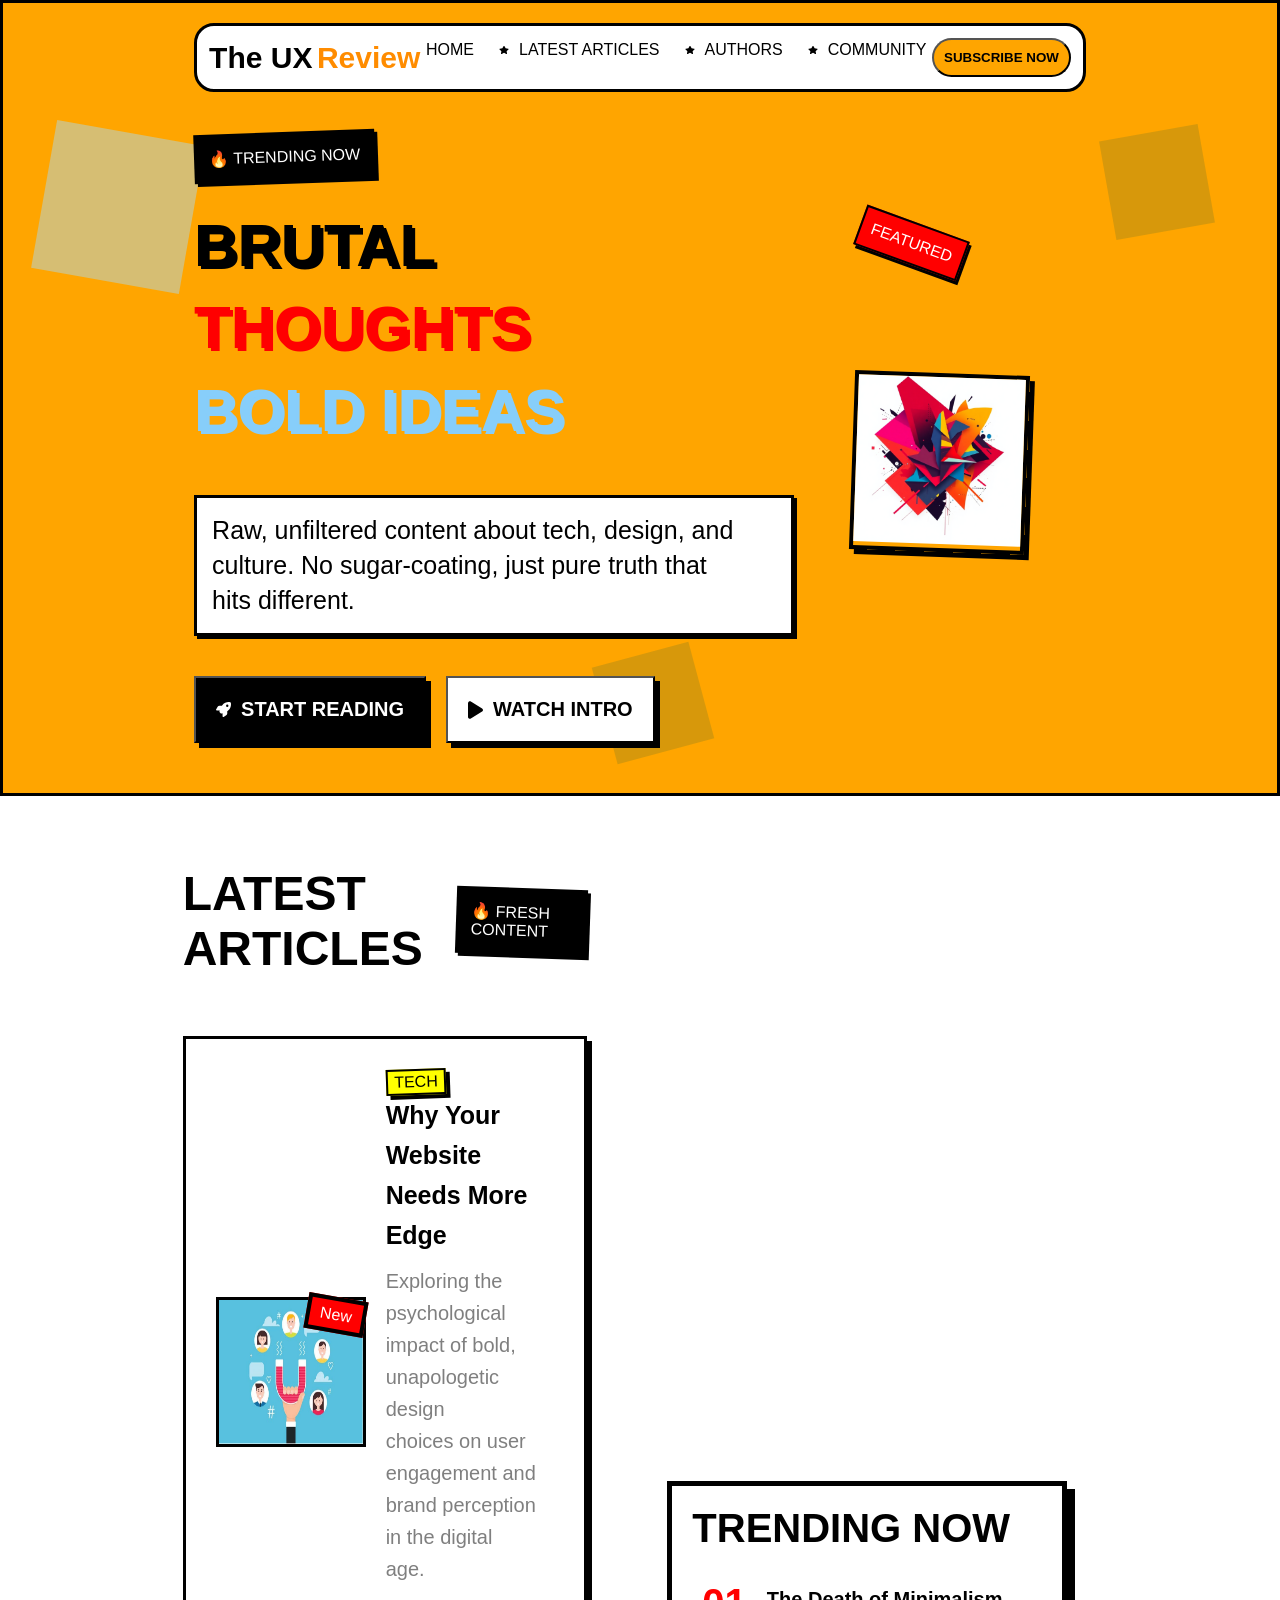
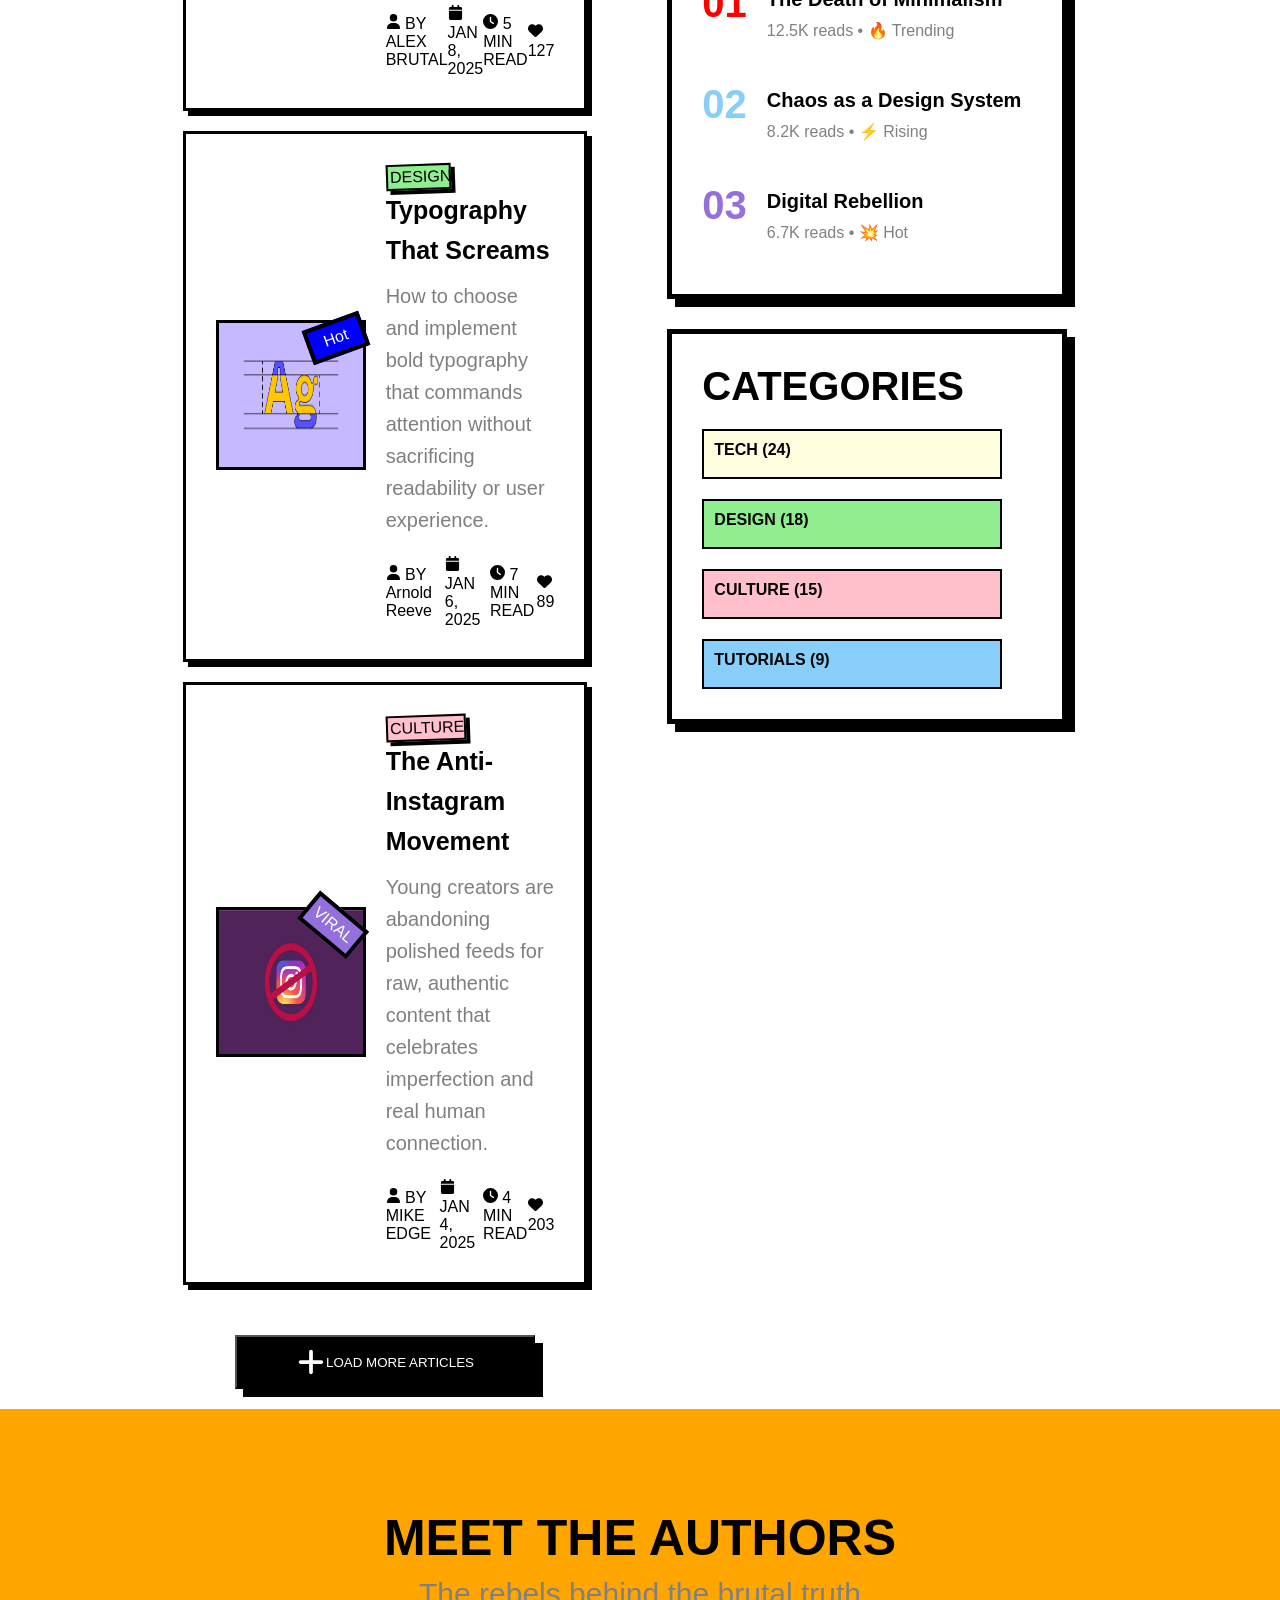
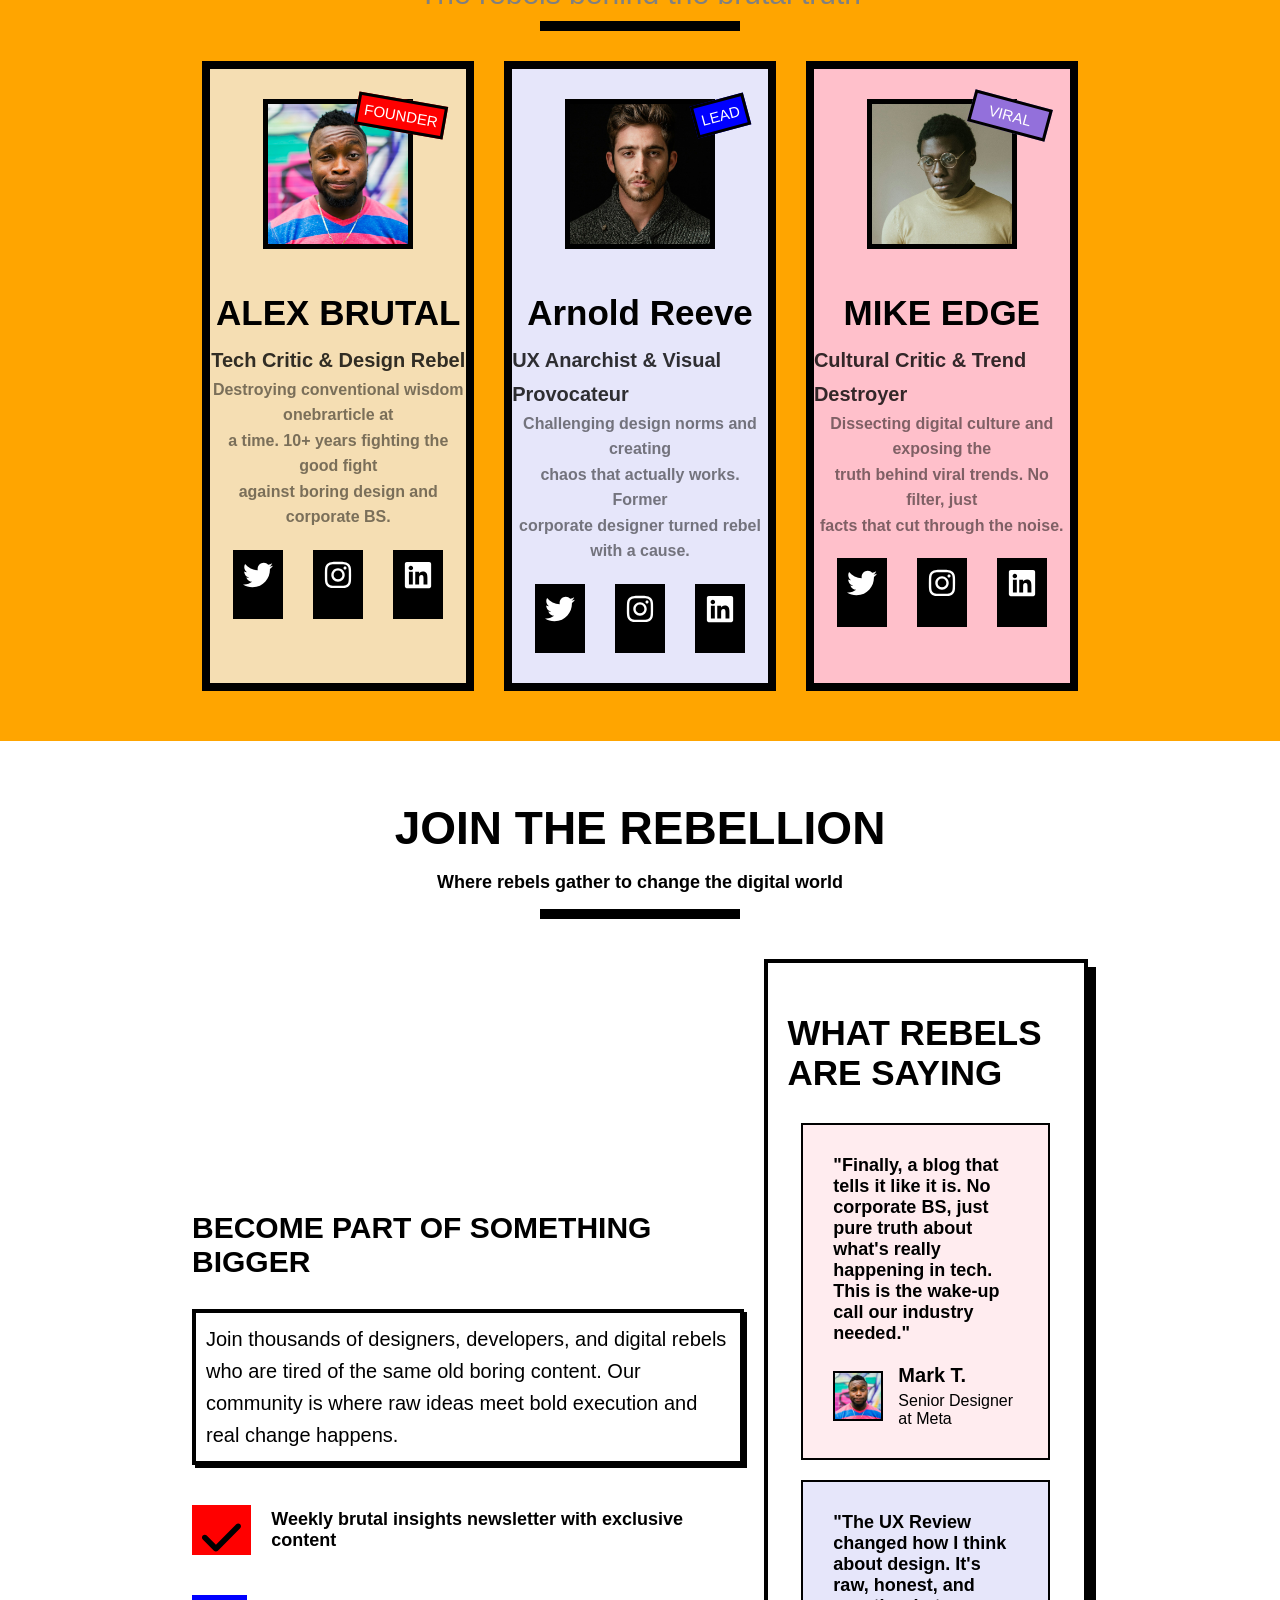
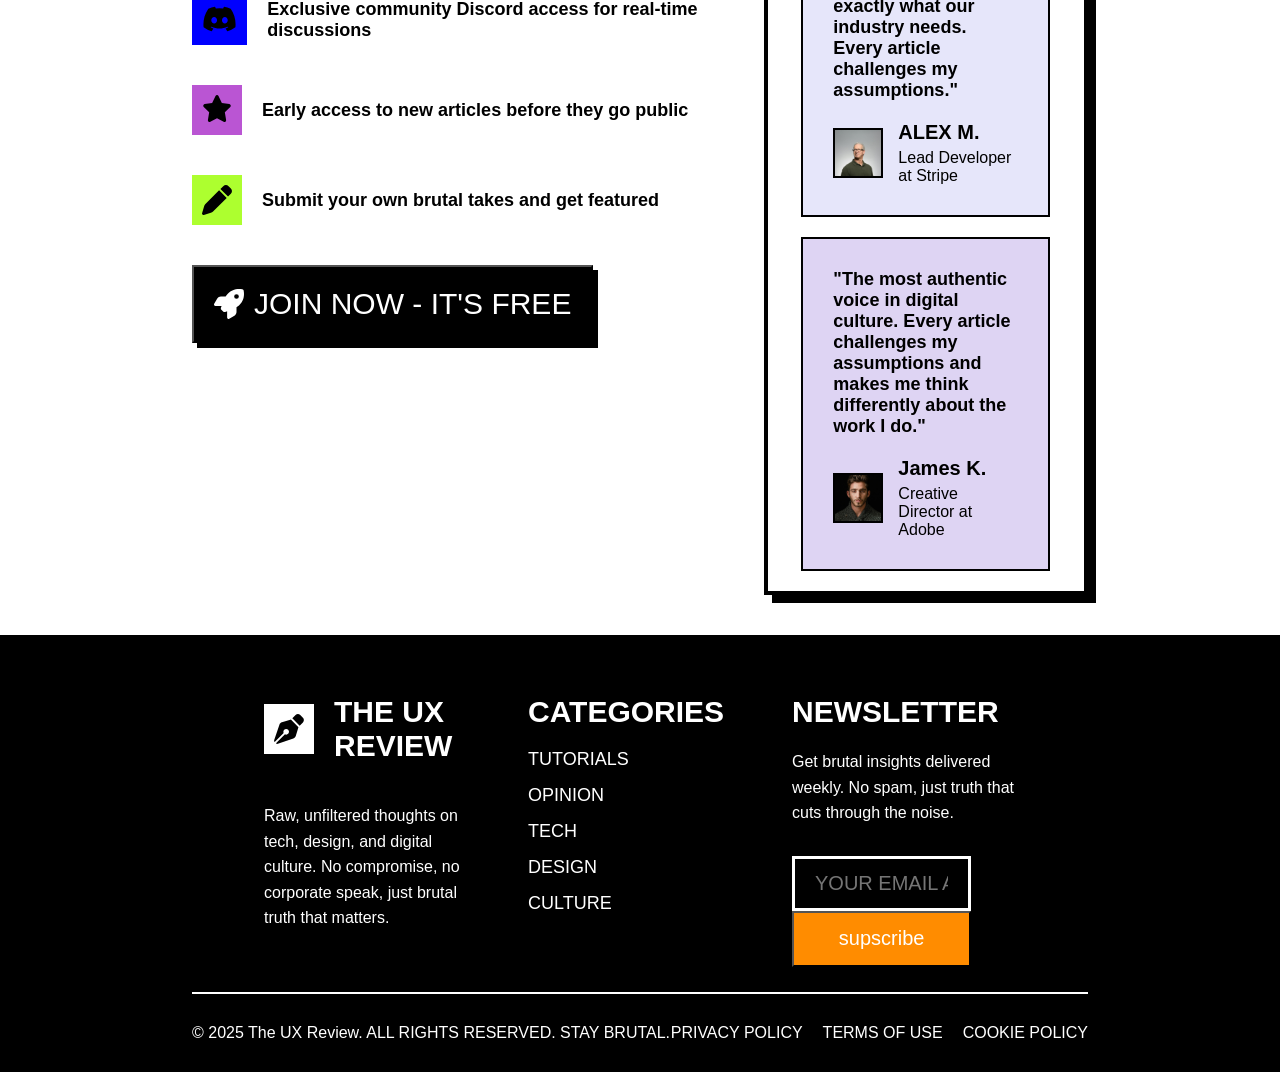
<file: Assignmemt 4/index.html>
<!DOCTYPE html>
<html lang="en">

<head>
    <meta charset="UTF-8">
    <meta name="viewport" content="width=device-width, initial-scale=1.0">
    <title>Document</title>
    <link rel="stylesheet" href="style.css">
</head>

<body>

    <section class="hero-section">
        <div class="header">
            <div class="container">
                <div class="navbar">
                    <div class="loge">
                        <span class="text-black">The UX</span>
                        <span class="text-orange">Review</span>
                    </div>
                    <div class="nav-links">
                        <ul>
                            <li><a href="">HOME </a></li>
                            <li> <img src="./The UX Review Blog/download (2).svg" alt="" class="star-icon"><a
                                    href="">LATEST
                                    ARTICLES</a></li>
                            <li><img src="./The UX Review Blog/download (2).svg" alt="" class="star-icon"><a
                                    href="">AUTHORS</a></li>
                            <li><img src="./The UX Review Blog/download (2).svg" alt="" class="star-icon"><a
                                    href="">COMMUNITY</a></li>
                        </ul>
                    </div>
                    <div class="nav-actions">
                        <button class="actions">SUBSCRIBE NOW</button>
                    </div>
                </div>
            </div>
        </div>
        <div class="container">
            <div class="opacity">
                <div class="black-1"></div>
                <div class="orange-2"></div>
                <div class="blue-3"></div>
            </div>
            <div class="hero-item">
                <div class="item-contant">
                    <div class="text-wrapper">
                        <div class="trending-badge">
                            <span class="trending">🔥 TRENDING NOW</span>
                        </div>
                        <h2 class="heading-wrapper">
                            <span class="heading-balck">BRUTAL</span>
                            <br>
                            <span class="heading-red">THOUGHTS</span>
                            <br>
                            <span class="heading-blue">BOLD IDEAS</span>
                        </h2>
                        <p class="description-box">Raw, unfiltered content about tech, design, and <br> culture. No
                            sugar-coating, just pure truth that <br> hits different.</p>
                        <div class="buttons-container">
                            <div class="button-1">
                                <button class="btn-primary">
                                    <img src="./The UX Review Blog/download (4).svg" alt="">
                                    START READING

                                </button>
                            </div>
                            <div class="button-2">
                                <button class="btn-secondary">
                                    <img src="./The UX Review Blog/download (17).svg" alt="">
                                    WATCH INTRO
                                </button>
                            </div>
                        </div>
                    </div>
                    <div class="image-wrapper">
                        <div class="card-wrapper">
                            <img src="./The UX Review Blog/imgi_1_e7c75b833c-f09fa794a4e1fbd04b1e.png" alt="">
                        </div>
                        <div class="ribbon-badge">
                            <span class="featured-badge">FEATURED</span>
                        </div>
                    </div>
                </div>
            </div>
        </div>
    </section>
    <section class="latest-articles">
        <div class="container">
            <div class="articles-wrapper">
                <div class="articles-main-col">
                    <div class="section-header">
                        <h3 class="section-title">LATEST ARTICLES</h3>
                        <div class="category-badge">🔥 FRESH CONTENT</div>
                    </div>
                    <div class="featured-articles-grid">
                        <div class="article-card">
                            <div class="article-card-inner">
                                <div class="article-image-box">
                                    <img src="./The UX Review Blog/imgi_2_user-engagement-2-DFdiyblT.jpg" alt="">
                                    <span class="badge-new">New</span>
                                </div>
                                <div class="badge-wrapper">
                                    <div class="article-badge">TECH</div>
                                    <h4 class="article-title">Why Your Website Needs More Edge</h4>
                                    <p class="article-excerpt">Exploring the psychological impact of bold, unapologetic
                                        design <br>choices on user engagement and brand perception in the digital <br>
                                        age.</p>
                                    <div class="article-tage-list">
                                        <span class="tag-item">
                                            <img src="./The UX Review Blog/download (15).svg" alt="">
                                            BY ALEX BRUTAL
                                        </span>
                                        <span class="tag-item">
                                            <img src="./The UX Review Blog/download (14).svg" alt="">
                                            JAN 8, 2025
                                        </span>
                                        <span class="tag-item">
                                            <img src="./The UX Review Blog/download (8).svg" alt="">
                                            5 MIN READ
                                        </span>
                                        <span class="tag-item-red">
                                            <img src="./The UX Review Blog/download (7).svg" alt="">
                                            127
                                        </span>
                                    </div>
                                </div>
                            </div>
                        </div>
                        <div class="article-card">
                            <div class="article-card-inner">
                                <div class="article-image-box">
                                    <img src="./The UX Review Blog/imgi_3_guide-to-typography-CNuK3VDW.avif" alt="">
                                    <span class="badge-hot"> Hot</span>
                                </div>
                                <div class="badge-wrapper">
                                    <div class="article-badge-2">DESIGN</div>
                                    <h4 class="article-title">Typography That Screams</h4>
                                    <p class="article-excerpt">How to choose and implement bold typography that commands
                                        <br>
                                        attention without sacrificing readability or user experience.
                                    </p>
                                    <div class="article-tage-list">
                                        <span class="tag-item">
                                            <img src="./The UX Review Blog/download (15).svg" alt="">
                                            BY Arnold Reeve
                                        </span>
                                        <span class="tag-item">
                                            <img src="./The UX Review Blog/download (14).svg" alt="">
                                            JAN 6, 2025
                                        </span>
                                        <span class="tag-item">
                                            <img src="./The UX Review Blog/download (8).svg" alt="">
                                            7 MIN READ
                                        </span>
                                        <span class="tag-item-red">
                                            <img src="./The UX Review Blog/download (7).svg" alt="">
                                            89
                                        </span>
                                    </div>
                                </div>
                            </div>
                        </div>
                        <div class="article-card">
                            <div class="article-card-inner">
                                <div class="article-image-box">
                                    <img src="./The UX Review Blog/imgi_4_anti-instagram-Bn9b8TEi.jpg" alt="">
                                    <span class="badge-viral">VIRAL</span>
                                </div>
                                <div class="badge-wrapper">
                                    <div class="article-badge-3">CULTURE</div>
                                    <h4 class="article-title">The Anti-Instagram Movement</h4>
                                    <p class="article-excerpt">Young creators are abandoning polished feeds for raw,
                                        authentic <br> content that celebrates imperfection and real human connection.
                                    </p>
                                    <div class="article-tage-list">
                                        <span class="tag-item">
                                            <img src="./The UX Review Blog/download (15).svg" alt="">
                                            BY MIKE EDGE
                                        </span>
                                        <span class="tag-item">
                                            <img src="./The UX Review Blog/download (14).svg" alt="">
                                            JAN 4, 2025
                                        </span>
                                        <span class="tag-item">
                                            <img src="./The UX Review Blog/download (8).svg" alt="">
                                            4 MIN READ
                                        </span>
                                        <span class="tag-item-red">
                                            <img src="./The UX Review Blog/download (7).svg" alt="">
                                            203
                                        </span>
                                    </div>
                                </div>
                            </div>
                        </div>
                        <div class="articles-footre">
                            <button class="view-all-btn">
                                <img src="./The UX Review Blog/download (13).svg" alt=""><a href="">
                                    LOAD MORE ARTICLES
                                </a></button>
                        </div>
                    </div>
                </div>
                <div class="articles-sidebar-col">
                    <div class="sidebar-card">
                        <div class="sidebar-card-inner">
                            <h4 class="sidebar-card-title">TRENDING NOW</h4>
                            <div class="sidebar-card-meta">
                                <div class="stat-item">
                                    <span class="primary-color">01</span>
                                    <div class="stat-info-box">
                                        <h5 class="title-info-1">The Death of Minimalism</h5>
                                        <p>12.5K reads • 🔥 Trending</p>
                                    </div>
                                </div>
                                <div class="stat-item">
                                    <span class="secondary-color">02</span>
                                    <div class="stat-info-box">
                                        <h5 class="title-info-2">Chaos as a Design System</h5>
                                        <p>8.2K reads • ⚡ Rising</p>
                                    </div>
                                </div>
                                <div class="stat-item">
                                    <span class="accent-color">03</span>
                                    <div class="stat-info-box">
                                        <h5 class="title-info-3">Digital Rebellion</h5>
                                        <p>6.7K reads • 💥 Hot</p>
                                    </div>
                                </div>


                            </div>
                        </div>
                    </div>
                    <div class="sidebar-card">
                        <h4 class="sidebar-card-title-2">CATEGORIES</h4>
                        <div class="span-widget-item">
                            <span class="widget-item-1">TECH (24)</span>
                            <span class="widget-item-2">DESIGN (18)</span>
                            <span class="widget-item-3">CULTURE (15)</span>
                            <span class="widget-item-4">TUTORIALS (9)</span>
                        </div>
                    </div>

                </div>
    </section>










    <section class="authors-section">
        <div class="container">
            <div class="absolute">
                <div class="absolute-item-left"></div>
                <div class="absolute-item-right"></div>
            </div>
            <div class="team-section">
                <div class="team-heading">
                    <h3>MEET THE AUTHORS</h3>
                    <p>The rebels behind the brutal truth</p>
                    <div class="line"></div>
                </div>
                <div class="team-list">
                    <div class="team-member-1">
                        <div class="member-image">
                            <img src="./The UX Review Blog/imgi_5_avatar-2.jpg" alt="">
                        </div>
                        <div class="fou">FOUNDER</div>

                        <h4 class="name-image">ALEX BRUTAL</h4>
                        <p class="par-image">Tech Critic & Design Rebel</p>
                        <p class="contant-member">Destroying conventional wisdom onebrarticle at <br> a time. 10+ years
                            fighting the good fight <br> against boring design and corporate BS.</p>
                        <ul class="listd-imag">
                            <li><a href=""><img src="./The UX Review Blog/download (6).svg" alt=""></a></li>
                            <li><a href=""><img src="./The UX Review Blog/download (11).svg" alt=""></a></li>
                            <li><a href=""><img src="./The UX Review Blog/download (12).svg" alt=""></a></li>
                        </ul>
                    </div>
                    <div class="team-member-2">
                        <div class="member-image">
                            <img src="./The UX Review Blog/imgi_6_avatar-2-CwUcGkzI.jpg" alt="">
                        </div>
                        <div class="le">LEAD</div>

                        <h4 class="name-image">Arnold Reeve</h4>
                        <p class="par-image">UX Anarchist & Visual Provocateur</p>
                        <p class="contant-member">Challenging design norms and creating <br> chaos that actually works.
                            Former <br> corporate designer turned rebel with a cause.</p>
                        <ul class="listd-imag">
                            <li><a href=""><img src="./The UX Review Blog/download (6).svg" alt=""></a></li>
                            <li><a href=""><img src="./The UX Review Blog/download (11).svg" alt=""></a></li>
                            <li><a href=""><img src="./The UX Review Blog/download (12).svg" alt=""></a></li>
                        </ul>
                    </div>
                    <div class="team-member-3">
                        <div class="member-image">
                            <img src="./The UX Review Blog/imgi_7_avatar-8.jpg" alt="">
                        </div>
                        <div class="vir">VIRAL</div>
                        <h4 class="name-image">MIKE EDGE</h4>
                        <p class="par-image">Cultural Critic & Trend Destroyer</p>
                        <p class="contant-member">Dissecting digital culture and exposing the <br> truth behind viral
                            trends.
                            No filter, just <br> facts that cut through the noise. </p>
                        <ul class="listd-imag">
                            <li><a href=""><img src="./The UX Review Blog/download (6).svg" alt=""></a></li>
                            <li><a href=""><img src="./The UX Review Blog/download (11).svg" alt=""></a></li>
                            <li><a href=""><img src="./The UX Review Blog/download (12).svg" alt=""></a></li>
                        </ul>
                    </div>
                </div>
            </div>
        </div>
    </section>



    <section class="COMMUNITY">
        <div class="container">
            <div class="community-wrapper">
                <div class="community-header">
                    <h3>JOIN THE REBELLION</h3>
                    <p>Where rebels gather to change the digital world</p>
                    <div class="line-2"></div>
                </div>
                <div class="community-info-col">
                    <div class="join-info-saide">
                        <h4 class="join-title">BECOME PART OF SOMETHING <br> BIGGER</h4>
                        <p class="join-description">Join thousands of designers, developers, and digital rebels <br> who
                            are
                            tired of the same old boring content. Our <br> community is where raw ideas meet bold
                            execution
                            and <br> real change happens.</p>
                        <div class="feature-list">
                            <div class="feature-item">
                                <div class="feature-icon-1">
                                    <img src="./The UX Review Blog/download (10).svg" alt="">
                                </div>
                                <span class="feature-text">Weekly brutal insights newsletter with exclusive
                                    content</span>
                            </div>
                            <div class="feature-item">
                                <div class="feature-item">
                                    <div class="feature-icon-2">
                                        <img src="./The UX Review Blog/download.svg" alt="">
                                    </div>
                                    <span class="feature-text">Exclusive community Discord access for real-time
                                        discussions</span>
                                </div>
                            </div>
                            <div class="feature-item">
                                <div class="feature-item">
                                    <div class="feature-icon-3">
                                        <img src="./The UX Review Blog/download (1).svg" alt="">
                                    </div>
                                    <span class="feature-text">Early access to new articles before they go public</span>
                                </div>
                            </div>
                            <div class="feature-item">
                                <div class="feature-item">
                                    <div class="feature-icon-4">
                                        <img src="./The UX Review Blog/download (5).svg" alt="">
                                    </div>
                                    <span class="feature-text">Submit your own brutal takes and get featured</span>
                                </div>
                            </div>
                        </div>
                        <div class="join-action-wrapper">
                            <button class="btn-join-community">
                                <img src="./The UX Review Blog/download (4).svg" alt="">
                                <div class="btn-texe">JOIN NOW - IT'S FREE</div>
                            </button>
                        </div>
                    </div>
                    <div class="community-testimonials-col">
                        <h5 class="testimonials-title">WHAT REBELS ARE SAYING</h5>
                        <div class="testimonials-cards-wrapper">
                            <div class="testimonial-card-1">
                                <p class="testimonial-quote">"Finally, a blog that tells it like it is. No corporate BS,
                                    just pure truth about what's really happening in tech. This is the wake-up call our
                                    industry needed."</p>
                                <div class="author-profile">
                                    <img src="./The UX Review Blog/imgi_5_avatar-2.jpg" alt="">
                                    <div class="author-info-profile">
                                        <span class="author-name">Mark T.</span>
                                        <span class="author-role">Senior Designer at Meta</span>
                                    </div>
                                </div>
                            </div>
                            <div class="testimonial-card-2">
                                <p class="testimonial-quote">"The UX Review changed how I think about design. It's raw,
                                    honest, and exactly what our industry needs. Every article challenges my
                                    assumptions."</p>
                                <div class="author-profile">
                                    <img src="./The UX Review Blog/imgi_9_avatar-5-CDQD_dyw.jpg" alt="">
                                    <div class="author-info-profile">
                                        <span class="author-name">ALEX M.</span>
                                        <span class="author-role">Lead Developer at Stripe</span>
                                    </div>
                                </div>
                            </div>
                            <div class="testimonial-card-3">
                                <p class="testimonial-quote">"The most authentic voice in digital culture. Every article
                                    challenges my assumptions and makes me think differently about the work I do."</p>
                                <div class="author-profile">
                                    <img src="./The UX Review Blog/imgi_6_avatar-2-CwUcGkzI.jpg" alt="">
                                    <div class="author-info-profile">
                                        <span class="author-name">James K.</span>
                                        <span class="author-role">Creative Director at Adobe</span>
                                    </div>
                                </div>
                            </div>
                        </div>
                    </div>
                </div>
            </div>
        </div>
    </section>
    <footer class="end">
        <div class="container">
            <div class="fooret-wrapper">
                <div class="footer-item">
                    <div class="footer-contant">
                        <img src="./The UX Review Blog/footre.svg" alt="">
                        <span class="footer-title">THE UX REVIEW</span>
                    </div>
                    <p class="footer-caption">Raw, unfiltered thoughts on tech, design, and digital culture. No
                        compromise, no corporate speak, just brutal truth that matters.</p>
                </div>
                <div class="footer-item">
                    <h5 class="categ">CATEGORIES</h5>
                    <ul class="footer-list">
                        <li><a href="">TUTORIALS</a></li>
                        <li><a href="">OPINION</a></li>
                        <li><a href="">TECH</a></li>
                        <li><a href="">DESIGN</a></li>
                        <li><a href="">CULTURE</a></li>
                    </ul>
                </div>
                <div class="footer-item">
                    <h5 class="new">NEWSLETTER</h5>
                    <p class="get">Get brutal insights delivered weekly. No spam, just truth that cuts through the noise.</p>

                    <input type="email" name="email"  class="inp-footer" placeholder="YOUR EMAIL ADDRESS">
                    
                    <br>

                    <button type="submit" class="BTN-footer">supscribe</button>
                </div>
            </div>
            
            <div class="links-footer">
                <div class="lift">© 2025 The UX Review. ALL RIGHTS RESERVED. STAY BRUTAL.</div>
                <div class="right">
                    <div class="right-item">PRIVACY POLICY</div>
                    <div class="right-item">TERMS OF USE</div>
                    <div class="right-item">COOKIE POLICY</div>
                </div>
            </div>

        </div>
    </footer>








</body>

</html>
</file>
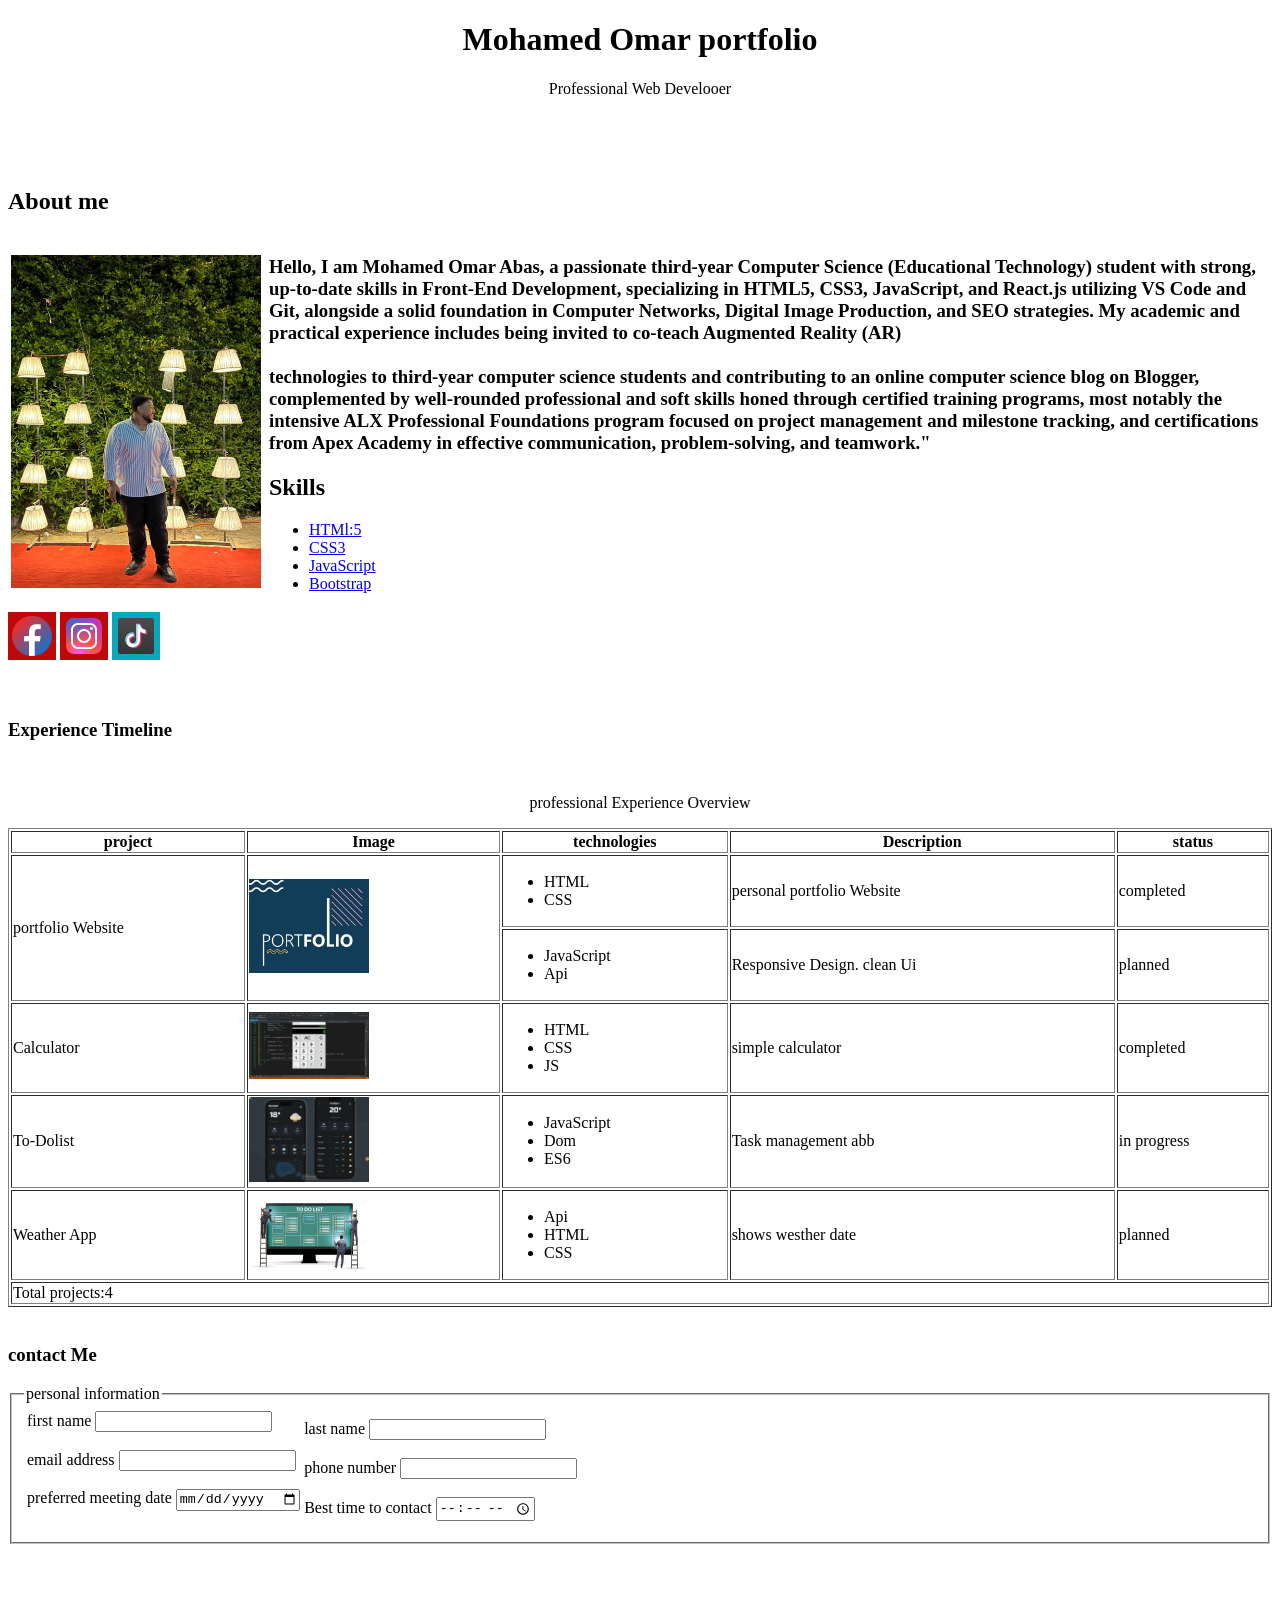
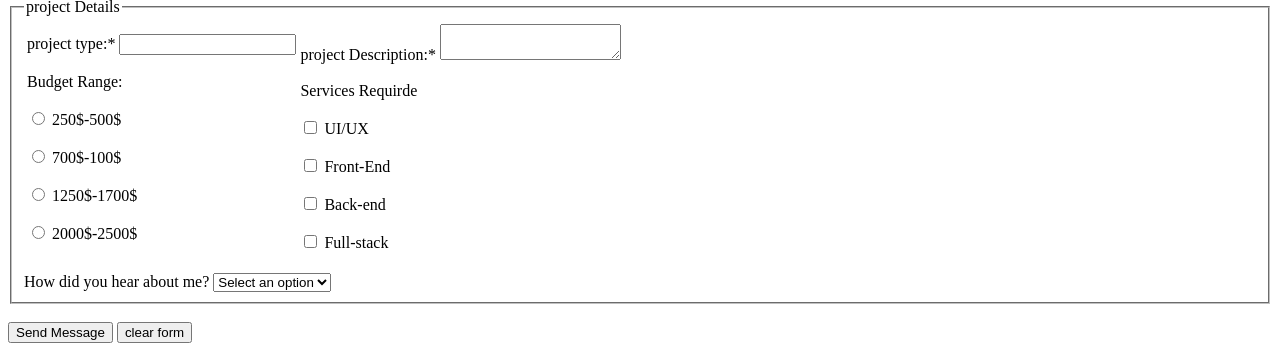
<file: Assignment 1/index.html>
<!DOCTYPE html>
<html lang="en">

<head>
    <meta charset="UTF-8">
    <meta name="viewport" content="width=device-width, initial-scale=1.0">
    <title>Mohamed Omar portfolio</title>

    <!-- دا القسم الخاص بالعنوان -->
</head>
<h1 align="center"> Mohamed Omar portfolio</h1>
<p align="center">Professional Web Develooer</p>
<br><br><br>
<!-- ودا القسم الخاص بالتعريف الشخصي والمهارات والاكونتات الخاصه بي -->
<h2> About me</h2>
<table>
    <tr>
        <td>
            <img src="./images/WhatsApp Image 2026-07-08 at 8.01.13 AM.jpeg" width="250px" alt="my image">

        </td>

        <td></td>
        <td>
            <h3>
                <p>Hello, I am Mohamed Omar Abas, a passionate third-year Computer Science (Educational Technology)
                    student with
                    strong, up-to-date skills in Front-End Development, specializing in HTML5, CSS3, JavaScript, and
                    React.js
                    utilizing VS Code and Git, alongside a solid foundation in Computer Networks, Digital Image
                    Production, and SEO
                    strategies. My academic and practical experience includes being invited to co-teach Augmented
                    Reality (AR) <br><br>
                    technologies to third-year computer science students and contributing to an online computer science
                    blog on
                    Blogger, complemented by well-rounded professional and soft skills honed through certified training
                    programs,
                    most notably the intensive ALX Professional Foundations program focused on project management and
                    milestone
                    tracking, and certifications from Apex Academy in effective communication, problem-solving, and
                    teamwork."
                </p>
            </h3>
            <h2>Skills</h2>
            <ul>
                <li><a href="https://www.w3schools.com/html/default.asp" target=blank>HTMl:5</a></li>
                <li><a href="https://www.w3schools.com/css/default.asp" target="_blank">CSS3</a></li>
                <li><a href="https://www.w3schools.com/js/default.asp" target="_blank">JavaScript</a></li>
                <li><a href="https://www.w3schools.com/bootstrap/bootstrap_ver.asp" target="_blank">Bootstrap</a></li>
            </ul>
        </td>
    </tr>
    </td>
    </tr>
</table>
<a href="https://www.facebook.com/" target="_blank"><img src="./images/48.png" alt="fasebook"></a>
<a href="https://www.instagram.com/" target="_blank"><img src="./images/49.png" alt="instagram"></a>
<a href="https://www.tiktok.com/" target="_blank"><img src="./images/50.png" alt="tiktok"></a>
<br><br><br>
<!-- اما دا بقي القسم الخاص بالشغل الي موجود واقد اعمله واللغات الخاصه بي -->
<h3>Experience Timeline</h3>
<br>
<p align="center">professional Experience Overview</p>
<table border="1" width="100%">
    <tr>
        <th>project</th>
        <th>Image</th>
        <th>technologies</th>
        <th>Description</th>
        <th>status</th>
    </tr>
    <tr>
        <td rowspan="2">portfolio Website</td>
        <td rowspan="2"> <img src="./images/2.jpg" alt="" width="120"></td>
        <td>
            <ul>
                <li>HTML</li>
                <li>CSS</li>
            </ul>
        </td>
        <td>personal portfolio
            Website
        </td>
        <td>completed</td>
    </tr>
    <tr>
        <td>
            <ul>
                <li>JavaScript</li>
                <li>Api</li>
            </ul>
        </td>
        <td>Responsive Design.
            clean Ui
        </td>
        <td>planned</td>
    </tr>
    <tr>
        <td>Calculator</td>
        <td><img src="./images/3.jpg" alt="" width="120"></td>
        <td>
            <ul>
                <li>HTML</li>
                <Li>CSS</Li>
                <li>JS</li>
            </ul>
        </td>
        <td>simple calculator</td>
        <td>completed</td>
    </tr>
    <tr>
        <td>To-Dolist</td>
        <td><img src="./images/4.png" alt="" width="120"></td>
        <td>
            <ul>
                <li>JavaScript</li>
                <li>Dom</li>
                <li>ES6</li>
            </ul>
        </td>
        <td>Task management
            abb</td>
        <td>in progress</td>
    </tr>
    <tr>
        <td>Weather App</td>
        <td><img src="./images/5.jpg" alt="" width="120"></td>
        <td>
            <ul>
                <li>Api</li>
                <li>HTML</li>
                <li>CSS</li>
            </ul>
        </td>
        <td>shows westher date</td>
        <td>planned</td>
    </tr>
    <tr>
        <td colspan="5">Total projects:4</td>
    </tr>
</table>
<br>
<!-- اما الجزء دا خاص بالتواصل معايا وانك تقدر تتواصل معايا والحجز كمان -->
<h3>contact Me</h3>
<form>
    <fieldset>
        <legend>personal information</legend>
        <table>
            <tr>
                <td>
                    <label for="name">first name</label>
                    <input type="text" id="name" name="name">
                    <br><br>
                    <label for="email address">email address</label>
                    <input type="email" id="email address" name="email address">
                    <br><br>
                    <label for="preferred meeting date">preferred meeting date</label>
                    <input type="date" id="preferred meeting date" name="preferred meeting date">
                    <br><br>
                </td>
                <td>
                    <label for="last name">last name</label>
                    <input type="text" id="last name" name="last name">
                    <br><br>
                    <label for="phone number">phone number</label>
                    <input type="number" id="phone number" name="phone number">
                    <br><br>
                    <label for="Best time to contact">Best time to contact</label>
                    <input type="time" id="Best time to contact" name="Best time to contact">
                </td>
            </tr>
        </table>

</form>
</fieldset>
<br><br><br>
<!-- ودا كمان خاص بي التراكات الموجوده والاصعار بتاعتهاوهكذا -->
<fieldset>

    <legend>project Details</legend>
    <table>
        <tr>
            <td>
                <label for="project-type">project type:*</label>
                <input type="text" id="project-type" name="project-type" list="projects">
                <datalist id="projects">
                    <option value="landing page">landing page</option>
                    <option value="static Website">static Website</option>
                    <option value="E-commerce Website"></option>
                </datalist>
                <br><br>
                Budget Range:
                <br><br>
                <input type="radio" id="price1" name="courses" value="UI/UX">
                <label for="price1">250$-500$</label>
                <br><br>
                <input type="radio" id="price2" name="courses" value="Frontend Development">
                <label for="price12">700$-100$</label>
                <br><br>
                <input type="radio" id="price3" name="courses" value="Backend Development">
                <label for="price3">1250$-1700$</label>
                <br><br>
                <input type="radio" id="price" name="courses" value="Full Stack">
                <label for="price1">2000$-2500$</label>
            </td>
            <td>
                <label for="Notes">project Description:*</label>
                <textarea name="notes" id="notes"></textarea>
                <br><br>
                Services Requirde
                <br><br>
                <input type="checkbox" name="tracks" id="tracks" value="UI/UX">
                <label for="tracks">UI/UX</label>
                <br><br>
                <input type="checkbox" name="tracks" id="tracks" value="tracks">
                <label for="tracks">Front-End</label>
                <br><br>
                <input type="checkbox" name="tracks" id="tracks" value="tracks">
                <label for="tracks">Back-end</label>
                <br><br>
                <input type="checkbox" name="tracks" id="tracks" value="tracks">
                <label for="tracks">Full-stack</label>
            </td>

        </tr>
    </table>
    <br>
    <label for="hear">How did you hear about me?</label>

    <select id="hear" name="hear">
        <option value=""> Select an option </option>
        <option value="friend">Friend</option>
        <option value="advertisements">Advertisements</option>
        <option value="social_media">Social Media</option>
        <option value="google">Google</option>
        <option value="facebook">Facebook</option>
        <option value="linkedin">LinkedIn</option>
    </select>

</fieldset>
<!-- اما دا بقي الخاص بالازرار الخاصه بالارسال والمسح -->
<br>
<button type="submit">Send Message</button>
<button type="reset">clear form</button>

<a href=""></a>
</body>

</html>
</file>
<file: Assignmemt 2/style.css>
body {
    font-family: "Inter", sans-serif;
    margin: 0px;
    padding: 0px;
    box-sizing: border-box;
}

.content {
    /* background-color: aquamarine; */
    width: 80%;
    margin: auto;
    text-align: center;
    padding-top: 40px;
    padding-left: 40px;
}

.text {
    float: left;
    margin: 30px;
    width: 40%;
}



.text img {
    border-radius: 20px;
    width: 70%;
    margin-top: 70px;



}

.text h1 {
    font-size: 60px;
    text-align: left;
}

.text p {
    font-size: large;
    line-height: 1.6;
    text-align: left;
    opacity: .5;
}

.space {
    width: auto;
    text-align: left;

}

.not {
    background-color: black;
    border: 2px solid black;
    color: #ffffff;
    padding: 20px;
    border-radius: 10px;
    font-size: 20px;
    line-height: 5;
}

.nots {
    border: 2px solid gray;
    padding: 20px;
    font-size: 20px;
    border-radius: 10px;
    margin: 20px;
}

.clear-fix {
    clear: both;
}

.why-choose-us {
    width: 100%;
    background-color: #fff;
    margin: 0px;
    padding: 0px;
    border: opx solid;
    color: black;
}

.container {
    text-align: center;
    width: 80%;
    margin: 0 auto;
}

.title h2 {
    font-size: 2.25rem;
}

.title p {
    font-size: 20px;
    color: gray;
    line-height: 1.5;
}

.benefit-cards {
    text-align: center;

}

.card {
    width: 30.33%;
    border: 3px teal solid;
    float: left;
    margin: 5px;
    padding: 10px;
    font-size: 20px;
    border-radius: 20px;
    line-height: 1.5;
    overflow: hidden;
    background-color: rgba(64, 179, 96, 0.1);

}

.clear-fix {

    clear: both;
}

.card p {
    line-height: 1.5;
}

.blue {
    border: 20px blue solid;
    width: 60px;
    height: 60px;
    border-radius: 8px;
    margin: 20px;
}

.green {
    border: 20px green solid;
    width: 60px;
    height: 60px;
    border-radius: 8px;
    margin: 20px;
}

.red {
    border: 20px purple solid;
    width: 60px;
    height: 60px;
    border-radius: 8px;
    margin: 20px;
}

.more-benefits {
    width: 100%;
    margin: auto;
    padding-top: 40px;
    padding-left: 40px;
    overflow: hidden;
    border-radius: 20px;
    margin-bottom: 40px;

}

.image {
    overflow: hidden;
    width: 50%;
    float: left;
    margin-top: 40px;
}

.image img {
    border-radius: 20px;
    width: 100%;
    margin-top: 70px;
    float: left;
    margin-top: 10px;
}

.contant {
    text-align: left;
    float: left;
    overflow: auto;
    margin-left: 60px;
    margin-top: 3px;
    width: 40%;
}

.contant h3 {
    font-size: 2rem;
    margin-bottom: 2rem;
    font-weight: 600;
}

.contant h4 {
    font-size: 20px;
    color: black;
}

.contant p {
    font-size: 20px;
    color: gray;
}

.text4 {
    border-left: 5px #333 solid;
    padding-left: 15px;
}

.title h2 {
    font-size: 2.25rem;
}

.title p {
    font-size: 20px;
    color: gray;
    line-height: 1.5;
}

.social-proof {
    margin-top: 50px;
}

.grid-cols {
    width: 100%;
    overflow: hidden;
    margin-bottom: 60px;
}

.bg-blue {
    border: 2px rebeccapurple solid;
    background-color: rgba(22, 22, 243, .1);
    width: 22%;
}

.bg-green {
    border: 2px rebeccapurple solid;
    background-color: rgba(64, 179, 96, 0.1);
    width: 22%;

}

.bg-pink {
    border: darkblue 2px solid;
    background-color: rgba(240, 22, 243, .1);
    width: 22%;
}

.flex-item img {
    width: 60px;
    height: 60px;
    border-radius: 50%;
    float: left;
    margin-left: 10px;
    margin-top: 18px;
    margin-right: 20px;
}

.flex-item {
    padding: 30px;
    text-align: left;

}

.flex-item p {
    font-size: large;
}

.flex-item h4 {
    font-size: large;
}

.bg-blue,
.bg-green,
.bg-pink {
    float: left;
    margin: 0 1.5%;
    border-radius: 20px;
    padding: 15px;
    margin-left: 50px;
}

.line {
    line-height: .5;
    margin-left: 30px;
    margin-bottom: 30px;
}

.topices {
    background-color: #fbfaf4;
    padding: 100px 170px;
    font-size: 0px;
    text-align: center;
    border-radius: 30px;
    margin-bottom: 50px;


}

.topice {

    font-size: 20px;
    padding: 30px;
    border-radius: 30px;
    width: 250px;
    display: inline-block;
    margin-inline: 8px;
    text-align: center;

}

.topice span {
    color: black;
    display: inline-block;

    text-align: center;
    font-size: 40px;
}

.topice p {
    color: black;
    line-height: 1.6;
}

.forms {
    width: 70%;

    text-align: center;
}

.form {
    height: 50px;
    padding: 30px;
}

.forms-item {
    background-color: rgba(230, 213, 220, .2);
    margin-left: 40%;
    /* margin-bottom: 40%; */
    padding: 30px;

}


.sumpit {
    width: 100%;
    height: 40px;
    border-radius: 10px;


}

.fon {
    text-align: left;
    display: block;
}

.but {
    width: 93%;
    height: 60px;
    border-radius: 10px;
    margin-top: 30px;
    padding: 20px;
    background-color: black;
    color: #ffffff;
    font-size: 20px;
    font-weight: 900;
}

.form-inline {
    float: left;
    width: 40%;
    text-align: center;
    margin: 20px;
    margin-left: 20px;
}

footer {
    background-color: #021f3a;
    color: white;
    padding: 40px 0px;
}

.container {
    width: 80%;
    margin: auto;

}

.footer-content {
    width: 31.33%;
    display: inline-block;
    padding: 10px;
    text-align: left;
    line-height: 2rem;
    border-bottom: #333;
    vertical-align: top;
}

ul {
    list-style: none;
}

.footer-buttom {
    margin-top: 30px;

}

.left {
    float: left;
}

.a {
    float: right;
}

.hori li {
    display: block;

}

.very li {
    display: inline-block;
    margin: 20px;
}

.end {
    border-bottom: 2px solid red;
}

footer a {
    color: white;
    text-decoration: none;

    padding: 10px;
}
</file>
<file: Assignmemt 3/style.css>
@font-face {
    font-family: 'Inter';
    src: url('./Inter/Inter-VariableFont_opsz\,wght.ttf');
}

* {
    box-sizing: border-box;
    padding: 0px;
    margin: 0px;
}

.navbar {
    display: flex;
    justify-content: space-between;
    width: 70%;
    padding: 10px;
    margin: 0 auto;
    align-items: center;

}

.header {
    background-color: lavender;
    position: relative;
    z-index: 1000;
    position: fixed;
    top: 0px;
    width: 100%;
    font-family: sans-serif;


}

.image {
    background-color: mediumpurple;
    width: 40px;
    height: 40px;
    border-radius: 10px;
    padding: 10px;
}

.links ul {
    list-style-type: none;
    display: flex;
    gap: 20px;
    font-size: 20px;
}

.links a {
    text-decoration: none;
    transition: all 0.3s ease;
    color: black
}

.links a:hover {
    color: rebeccapurple;
    text-decoration: underline;
    text-decoration-color: blueviolet;


}


.logo-container {
    display: flex;
    align-items: center;
}

.text {
    padding: 10px;
    font-size: 25px;
}

.container {
    width: 90%;
    margin: 0 auto;
    align-items: center;
    font-family: sans-serif;

}

.product-card {
    display: flex;
    flex-direction: row;
    padding: 80px;
    justify-content: center;
    align-items: center;
    gap: 60px;
    margin: 70px auto;

}

.product-image {
    position: relative;
    border: 2px solid gray;
    padding: 15px;
    width: 35%;
    border-radius: 30px;
}

.span {
    position: absolute;
    top: 30px;
    left: 40px;
    background: mediumpurple;
    padding: 10px;
    border-radius: 20px;
    font-size: 10pxpx;
    color: #ffffff;
}

.img-box img {
    width: 100%;
    border-radius: 20px;

}

.information {
    width: 40%;
}


.button {
    display: flex;
    flex-direction: column;
    gap: 20px;

}

.border img {
    width: 30px;
    height: 30px;

}

.highlight img {
    width: 30px;
    height: 30px
}

.highlight {
    background-color: mediumpurple;
    padding: 10px;
    border-radius: 30px;
    justify-content: center;
    align-items: center;
    flex-direction: row;
    display: flex;
    transition: transform 0.3s;
}

.highlight:hover {
    transform: scale(1.05);
}

.highlight p {
    font-weight: bold;
    font-size: 20px;
    color: #ffffff;

}

.border {
    padding: 10px;
    border-radius: 30px;
    justify-content: center;
    align-items: center;
    flex-direction: row;
    display: flex;
    transition: transform 0.3s;
}

.border:hover {
    transform: scale(1.05);
}

.border p {
    font-size: 18px;
    font-weight: bold;
}

.spans {
    display: flex;
    gap: 8px;
    margin-bottom: 15px;
}

.badge {
    background-color: mediumpurple;
    color: #ffffff;
    padding: 6px 15px;
    border-radius: 20px;
    font-size: 14px;
    font-weight: bold;
}

.info-main h1 {
    font-size: 60px;
}

.info-main p {
    color: black;
    line-height: 1.6;
    margin-bottom: 25px;
    font-size: 20px;
}

.offer {
    display: flex;
    align-items: center;
    gap: 15px;
    margin-bottom: 10px;
}

.price-main {
    font-size: 40px;
    font-weight: bold;
    color: black;
}

.price-old {
    font-size: 30px;
    font-weight: bold;
    color: grey;
    text-decoration: line-through;
}

.price-badge {
    background-color: pink;
    padding: 4px 10px;
    border-radius: 12px;
    font-size: 13px;
    font-weight: bold;
    color: red;
}

.info-offer p {
    font-size: 20px;
    margin-bottom: 40px;
}



.title {
    padding-bottom: 50px;
    line-height: 1.8;
}



.Specifications-Section {
    background-color: lavender;
    padding-bottom: 50px;
    padding-top: 60px;

}

.table-contant {
    display: flex;
    justify-content: center;
    align-items: center;
    background-color: #ffffff;
    width: 65%;
    margin: 0 auto;
    border-radius: 30px;
    padding-bottom: 30px;
    padding-top: 20px;


}

.td-contant img {
    width: 20px;
    height: 20px;
}

.column-2 img {
    width: 20px;
    height: 20px;
}



.row-data-color img {
    width: 20px;
    height: 20px;
}

.star-icon-1 img {
    width: 20px;
    height: 20px;
}

.star-icon img {
    width: 20px;
    height: 20px;
}

.item-td {
    display: flex;
    align-items: center;
    gap: 5px;
}

.table-item {
    width: 95%;
    text-align: center;
    border-collapse: collapse;
}

th,
td {
    padding: 20px 40px;
    border-bottom: 0.5px solid gray;
}

.title-th {
    display: flex;
    flex-direction: column;
    align-items: center;
    justify-content: center;
    padding-top: 20px;
}

.column-2-contant {
    display: flex;
}

.span-head-a {
    font-size: 14px;
    color: gray;
}

.span-head-A {
    font-size: 18px;
    line-height: 1.8;
}

.rating-box {
    display: flex;
    flex-direction: column;
    align-items: center;
    justify-content: center;
}

.rating-box-1 {
    display: flex;
    flex-direction: column;
    align-items: center;
    justify-content: center;
}

.row-data-color {
    color: darkorange;
}

.row-drn {
    font-size: 20px;
    font-weight: bold;
}


.column-2 .drn {
    font-size: 25px;
    font-weight: bold;
}

.contant-1 {
    font-size: 20px;
    text-align: left;

}

.column-2-contant {
    background-color: aqua;
    padding: 3px;
    border-radius: 12px;
}

.column-2 {
    background-color: aqua;
}

.panel-holder {
    width: 20%;
    margin: 0 auto;
}

.info-blok img {
    width: 30px;
    height: 30px;
}

.info-blok {
    display: flex;
    align-items: center;
    justify-content: center;
    background-color: #ffffff;
    padding: 20px;
    border-radius: 20px;
    margin-top: 50px;
    gap: 10px;
}

.body-heading {
    font-size: 20px;
    color: rgb(8, 139, 8);
    font-weight: bold;
}

.body-caption {
    font-size: 12px;
    color: rgb(8, 139, 8);

}


.testimonials-body {
    display: flex;
    flex-direction: row;
    padding: 10px;
    justify-content: center;
    align-items: flex-start;
    gap: 60px;
    margin: 70px auto;
    position: relative;
}

.rating-summary {
    position: sticky;
    top: 600px;
    align-items: flex-start;
}

.title {
    text-align: center;
    padding-bottom: 10px;
    padding-top: 50px;

}

.title h2 {
    font-size: 40px;
    font-weight: 600;
}

.title p {
    font-size: 25px;
    line-height: 1.6;
    color: gray;
}

.rating-summary-inner {
    border: 2px solid grey;
    width: 100%;
    padding: 20px;
    border-radius: 12px;
}

.rating-score-value {
    font-size: 60px;
    font-weight: bold;
}

.rating-score-stars img {
    width: 20px;
    height: 20px;
}

.rating-summary-overall {
    display: flex;
    justify-content: center;
    align-items: center;
    flex-direction: column;
    padding: 10px;
}

.rating-summary-overall p {
    font-size: 20px;
    color: gray;
}

.rating-bar {
    display: flex;
    gap: 10px;
    align-items: center;
    justify-content: center;
    padding: 10px;
}

.rating-bar-track {
    width: 250px;
    background-color: rgba(128, 128, 128, 0.5);
    height: 10px;
    border-radius: 12px;
}

.rating-bar-track .rating-bar-yoully {
    width: 200px;
    height: 10px;
    background-color: rgb(255, 190, 26);
    border-radius: 15px;
}

.rating-bar-track .rating-bar-yoully-8 {
    width: 40px;
    height: 10px;
    background-color: rgb(255, 190, 26);
    border-radius: 15px;
}

.rating-bar-track .rating-bar-yoully-4 {
    width: 30px;
    height: 10px;
    background-color: rgb(255, 190, 26);
    border-radius: 15px;
}

.rating-bar-track .rating-bar-yoully-2 {
    width: 5px;
    height: 10px;
    background-color: rgb(255, 190, 26);
    border-radius: 12px;
}

.rating-bar-track .rating-bar-yoully-1 {
    width: 3px;
    height: 10px;
    background-color: rgb(255, 190, 26);
    border-radius: 12px;
}

.rating-bars {
    border-bottom: 2px solid gray;
}

.rating-wrapper {
    display: flex;
    justify-content: space-between;
    justify-content: center;
    gap: 40px;
}

.stat-box {
    flex-direction: column;
    justify-content: center;
    align-items: center;
    display: flex;
}

.box-number {
    font-size: 30px;
    font-weight: bold;
}



.reviews-list {
    padding: 20px;
    display: flex;
    flex-direction: column;
    gap: 20px;
}

.review-card-header {
    display: flex;
    justify-content: space-between;
    border-bottom: 20px;
}

.review-card-user-box>img {
    width: 60px;
    height: 60px;
    border-radius: 50%;
}

.review-card-user-box {
    display: flex;
    gap: 20px;

}

.review-card {
    padding: 20px;
    border: 2px solid gray;
    border-radius: 20px;
    width: 100%;

}

.review-card-stars img {
    width: 20px;


}

.review-card-badge {
    background-color: rgba(128, 128, 128, 0.2);
    color: mediumorchid;
    border-radius: 20px;
    padding: 5px;
    font-weight: bolder;
}

.review-card {
    font-size: 20px;
    line-height: 1.6;
}

.review-card-date {
    justify-content: end;
    display: flex;
}

.review-card-text {
    margin-top: 20px;
}


.cardes-button {
    display: flex;
    align-items: center;
    justify-content: center;
    background-color: purple;
    width: 300px;
    margin: 0 auto;
    padding: 20px;
    border-radius: 30px;
    transition: background-color color 0.3s;
    font-size: 20px;
}
.cardes-button:hover{
    background-color: #ffffff;
    color: purple;
}


.title-2 {
    text-align: center;
    padding-top: 30px;
}

.title-2 h2 {
    font-size: 40px;
    font-weight: 600;

}

.title-2 p {
    font-size: 25px;
    line-height: 1.6;
    color: gray;
}

.cards-container {
    display: flex;
    justify-content: center;
    gap: 50px;
    margin-top: 60px;
}

.card-item {
    width: 15%;
    gap: 20px;
    padding: 10px;
    background-color: #ffffff;
    border-radius: 20px;
    display: flex;
    justify-content: center;
    flex-direction: column;
    align-items: center;

}

.card-header {
    
    position: relative;
    margin-left: 5px;
}


.span-1 {
    position: absolute;
    top: 10px;
    left: 10px;
    background-color: lightseagreen;
    color: #ffffff;
    padding: 5px;
    border-radius: 20px;
}

.span-2 {
    position: absolute;
    top: 10px;
    left: 10px;
    background-color: mediumseagreen;
    color: #ffffff;
    padding: 5px;
    border-radius: 20px;
}

.span-3 {
    position: absolute;
    top: 10px;
    left: 10px;
    background-color: skyblue;
    color: #ffffff;
    padding: 8px;
    border-radius: 20px;
}

.span-4 {
    position: absolute;
    top: 10px;
    left: 10px;
    background-color: darkorange;
    color: #ffffff;
    padding: 8px;
    border-radius: 20px;

}


.card-header img {
    width: 100%;
    border-radius: 20px;
    transition: transform 0.3s;

}

.card-header img:hover {
    transform: scale(1.05);
}

.card-dropdown {
    margin-left: 10px;
}

.card-dropdown h3 {
    font-size: 23px;
    font-weight: bold;
    line-height: 1.6;
}

.card-dropdown p {
    font-size: 15px;

    line-height: 1.6;
}

.card-footer {
    display: flex;
    align-items: center;
    justify-content: center;
    gap: 80px;
    margin-bottom: 20px;
}

.price {
    font-size: 30px;
    font-weight: bold;
}

.button-3 {
    
    padding: 10px;
    font-size: 15px;
    color: #ffffff;
    border-radius: 20px 20px;
    background-color: mediumorchid;
}

.Related-Products-Section {
    background-color: rgba(147, 112, 216, 0.5);
}

.card-button {
    display: flex;
    justify-content: center;
    text-align: center;
    border-radius: 20px;
    margin-top: 40px;
    width: 25%;
    margin: 0 auto;
    margin-top: 30px;
}

.but {
    background-color: #ffffff;
    padding: 20px;
    font-size: 20px;
    color: mediumorchid;
    border-radius: 30px;
    width: 15%;
    border: 2px solid mediumorchid;
    transition: color 0.3s;
    width: 100%;
    background-color: #ffffff;
    margin-top: 30px;
    margin-bottom: 50px;
    transition: background-color color 0.3s;
}

.but:hover {
    background-color: mediumorchid;
    color: #ffffff;
}

.end {
    background-color: #0d1117;
    color: #a3abb8;
    padding: 60px 0 30px;
    font-family: sans-serif;
}

.footer-main {
    display: flex;
    justify-content: center;
    gap: 150px;
    flex-wrap: wrap;
    border-bottom: 2px solid gray;
    width: 60%;
    margin: 0px auto;

}

.footer-icon {
    display: flex;
    align-items: center;
    gap: 10px;
}

.footer-icon img {
    background-color: mediumpurple;
    padding: 5px;
    border-radius: 12px;
}

.footer-icon .span-footer {
    font-size: 25px;
    color: #ffffff;
}

.footer-col .pr-footer {
    font-size: 15px;
    line-height: 1.6;
    color: #ffffff;
    margin-top: 20px;
    margin-bottom: 20px;
}

.footer-col h3 {
    color: #ffffff;
    font-size: 20px;
    font-weight: 600;
    margin-bottom: 20px;
}

.un-col {
    list-style: none;

}

.list-col {
    margin-bottom: 20px;
}

.span-col {
    font-size: 16px;
    transition: color 0.2s;
    display: inline-block;
}

.span-col:hover {
    color: #ffffff;
}

.footer-bar {
    display: flex;
    justify-content: center;
    align-items: center;
    margin-top: 40px;
    gap: 400px;
}

.copyright {
    color: #ffffff;
}

.footer-icon img {
    width: 40px;
    height: 40px;
}

.scoial-icons img {
    width: 40px;
    height: 40px;
    padding: 10px;
    background-color: rgba(128, 128, 128, 0.3);
    border-radius: 12px;
    transition: color 0.3s;

}

.scoial-icons .fesebook img:hover {
    background-color: blue;
}

.scoial-icons .insta img:hover {
    background-color: rgb(184, 44, 130);
}

.scoial-icons .twit img:hover {
    background-color: rgb(58, 58, 250);
}

.scoial-icons .you img:hover {
    background-color: rgb(134, 19, 19);
}


.footer-bar .footer-legal img {
    width: 80px;
    height: 50px;
    background-color: #ffffff;
    border-radius: 12px;
    padding: 10px;
    gap: 20px;
}




span.hilightg{
    color: indigo;
}
</file>
<file: Assignmemt 4/style.css>
* {
    margin: 0px;
    padding: 0px;
    box-sizing: border-box;
}

.container {
    margin: 0 auto;
    width: 70%;
    font-family: sans-serif;

}

/* hero-section&header */

.header {
    padding: 20px 0 40px 0;
}

.navbar {
    display: flex;
    justify-content: space-between;
    align-items: center;
    border: 3px solid black;
    padding: 12px;
    border-radius: 20px;
    background-color: #fff;
    position: relative;
}

.nav-links ul {
    list-style-type: none;
    display: flex;
    gap: 25px;

}

.nav-links li {
    display: flex;
    align-items: center;
    gap: 10px;
}

.nav-links img {
    width: 10px;
}

.nav-links a {
    text-decoration: none;
    color: black;
}

.hero-section {
    background-color: orange;
    position: relative;
    border: 3px solid black;
}

.text-black {
    color: black;
    font-size: 30px;
    font-weight: bold;
}

.text-orange {
    color: darkorange;
    font-size: 30px;
    font-weight: bold;
}

.actions {
    background-color: orange;
    padding: 10px;
    border-radius: 20px;
    font-weight: bold;
}

.item-contant {
    display: flex;
}

.heading-wrapper {
    padding-top: 30px;
    padding-bottom: 50px;
}

.trending-badge {
    background-color: black;
    color: #fff;
    display: inline-block;
    padding: 15px;
    box-shadow: 3px 3px 0 0 black;
    transform: rotate(-2deg);
}

.heading-balck {
    font-size: 60px;
    text-shadow: 3px 3px;
}

.heading-red {
    font-size: 60px;
    text-shadow: 3px 3px;
    color: red;
    line-height: 1.6;
}

.heading-blue {
    font-size: 60px;
    text-shadow: 3px 3px;
    color: lightskyblue;
}

.description-box {
    font-size: 25px;
    border: 3px solid black;
    width: 600px;
    padding: 15px;
    box-shadow: 3px 3px 0 0 black;
    line-height: 1.4;
    background-color: #fff;

}

.buttons-container {
    display: flex;
    gap: 20px;
    padding-top: 40px;
    padding-bottom: 50px;


}

.btn-primary {
    display: flex;
    gap: 10px;
    align-items: center;
    font-size: 20px;
    padding: 20px;
    background-color: black;
    color: #fff;
    box-shadow: 5px 5px 0 0 black;
    font-weight: bold;
    transition: all 0.2s ease;
}

.btn-primary:hover {
    box-shadow: none;
    transform: translate(5px, 5px);
}

.btn-primary img {
    width: 15px;
    filter: invert(1);
}

.btn-secondary {
    display: flex;
    gap: 10px;
    align-items: center;
    font-size: 20px;
    padding: 20px;
    background-color: #fff;
    color: black;
    box-shadow: 5px 5px 0 0 black;
    font-weight: bold;
    transition: all 0.2s ease;
    z-index: 1000;
    position: absolute;
    bottom: 50px;

}

.btn-secondary:hover {
    box-shadow: none;
    transform: translate(5px, 5px);
}


.btn-secondary img {
    width: 15px;
}

.image-wrapper {
    position: relative;
    display: flex;
    align-items: center;
    justify-content: center;
}

.ribbon-badge {
    position: absolute;
    top: 90px;
    right: 120px;

    transform: rotate(20deg);
    background-color: red;
    padding: 10px;
    color: #fff;
    box-shadow: 3px 3px 0 0 black;
    border: 2px solid black;
}

.card-wrapper {
    width: 60%;
    border: 4px solid black;
    box-shadow: 5px 5px 0 0 black;
    transform: rotate(2deg);
    transition: transform 0.3s ease;

}

.card-wrapper:hover {
    transform: translate(-1px);
}


.card-wrapper img {
    width: 100%;
}

.black-1 {
    position: absolute;
    top: 50xp;
    left: 40px;
    width: 150px;
    height: 150px;
    background-color: rgba(173, 216, 230, 0.5);
    transform: rotate(10deg);
}

.orange-2 {
    position: absolute;
    top: 100xp;
    right: 70px;
    width: 100px;
    height: 100px;
    background-color: rgba(175, 140, 22, 0.5);
    transform: rotate(-10deg);
}

.blue-3 {
    position: absolute;
    bottom: 40px;
    left: 600px;
    width: 100px;
    height: 100px;
    background-color: rgba(175, 140, 22, 0.5);
    transform: rotate(-15deg);
}

/* latest-articles */


.featured-articles-grid {
    display: flex;
    flex-direction: column;
    gap: 20px;
}

.articles-wrapper {
    display: flex;
    justify-content: center;
    align-items: center;
    gap: 50px;
}

.section-header {
    display: flex;
    align-items: center;
    justify-content: space-between;
    padding-top: 70px;
    padding-bottom: 60px;
}

.section-title {
    font-size: 48px;
    font-weight: bold;
}

.category-badge {
    background-color: black;
    color: #fff;
    padding: 15px;
    box-shadow: 3px 3px 0 0 black;
    transform: rotate(2deg);
}

.article-card-inner {
    display: flex;
    align-items: center;
    gap: 20px;
}

.article-card {
    border: 3px solid black;
    padding: 30px;
    box-shadow: 5px 5px 0 0 black;
    transition: all 0.2s ease;

}

.article-card:hover {
    box-shadow: 8px 8px 0 0 black;
}

.article-card h4:hover {
    color: red;
}

.article-image-box img {
    width: 150px;
    height: 150px;
    border: 3px solid black;
}

.article-image-box {
    position: relative;
}

.badge-viral {
    position: absolute;
    top: 0px;
    right: 0px;
    background-color: mediumpurple;
    border: 4px solid black;
    padding: 5px;
    color: #fff;
    transform: rotate(40deg);
}

.badge-hot {
    position: absolute;
    top: 0px;
    right: 0px;
    background-color: blue;
    border: 4px solid black;
    padding: 5px;
    color: #fff;
    transform: rotate(-20deg);
    width: 60px;
    text-align: center;
}

.badge-new {
    position: absolute;
    top: 0px;
    right: 0px;
    background-color: red;
    border: 4px solid black;
    padding: 5px;
    color: #fff;
    transform: rotate(10deg);
    width: 60px;
    text-align: center;
}




.article-badge {
    background-color: yellow;
    box-shadow: 4px 4px 0 0 black;
    border: 2px solid black;
    width: 60px;
    text-align: center;
    padding: 2px;
    transform: rotate(-2deg);
}


.article-badge-2 {
    background-color: lightgreen;
    box-shadow: 4px 4px 0 0 black;
    border: 2px solid black;
    width: 65px;
    text-align: center;
    padding: 2px;
    transform: rotate(-2deg);
}

.article-badge-3 {
    background-color: pink;
    box-shadow: 4px 4px 0 0 black;
    border: 2px solid black;
    width: 80px;
    text-align: center;
    padding: 2px;
    transform: rotate(-2deg);
}

.article-title {
    font-size: 25px;
    font-weight: bold;
    line-height: 1.6;
    padding-bottom: 10px;
}

.article-excerpt {
    font-size: 20px;
    color: rgba(0, 0, 0, 0.5);
    line-height: 1.6;
    padding-bottom: 20px;
}


.article-tage-list {
    display: flex;
    align-items: center;
    justify-content: space-around;
}

.tag-item img {
    width: 15px;
    height: 15px;
}

.tag-item-red img {
    width: 15px;
    height: 15px;
    color: red;
}

.articles-footre {
    display: flex;
    justify-content: center;
    padding-bottom: 20px;
    padding-top: 30px;
}


.view-all-btn {
    display: flex;
    align-items: center;
    justify-content: center;
    background-color: black;
    color: #fff;
    padding: 10px;
    width: 300px;
    box-shadow: 8px 8px 0 0 black;
    transition: all0.2s ease;
}

.view-all-btn:hover {
    transform: translate(5px 5px);
    box-shadow: none;
}


.view-all-btn a {
    text-decoration: none;
    color: #fff;

}

.view-all-btn img {
    width: 30px;
    height: 30px;
    filter: invert(1);
}


.sidebar-card-title {
    font-size: 30px;
}

.primary-color {
    color: red;
    font-size: 40px;
    font-weight: bold;
}

.stat-info-box h5 {
    font-size: 20px;
}

.stat-info-box p {
    color: gray;
}

.title-info-1 {
    transition: all0 0.2s ease;
}

.title-info-1:hover {
    color: red;
}

.title-info-2 {
    transition: all0 0.2s ease;
}

.title-info-2:hover {
    color: lightblue;
}

.title-info-3 {
    transition: all0 0.2s ease;
}

.title-info-3:hover {
    color: mediumpurple;
}



.secondary-color {
    color: lightskyblue;
    font-size: 40px;
    font-weight: bold;
}

.accent-color {
    color: mediumpurple;
    font-size: 40px;
    font-weight: bold;
}

.sidebar-card {
    border: 5px solid black;
    background-color: #fff;
    box-shadow: 8px px 0 0 black;
    width: 400px;
    display: flex;
    flex-direction: column;
    gap: 20px;
    box-shadow: 8px 8px 0 0 black;

}

.sidebar-card-inner {
    display: flex;
    flex-direction: column;
    gap: 20px;
    padding: 20px;
}


.stat-item {
    display: flex !important;
    align-items: flex-start;
    margin-bottom: 16px;
    gap: 20px;
    padding: 10px;

}

.stat-info-box {
    line-height: 1.8;
}


.sidebar-card h4 {
    font-size: 40px;

}

.articles-sidebar-col {
    display: flex;
    flex-direction: column;
    gap: 30px;
    padding: 30px;
    position: sticky;
    top: 20px;
}

.sidebar-card-title-2 {
    padding-left: 30px;
    padding-top: 30px;
}

.span-widget-item {
    display: flex;
    flex-direction: column;
    gap: 20px;
    padding-left: 30px;
    padding-bottom: 30px;
}

.widget-item-1 {
    background-color: lightyellow;
    width: 300px;
    height: 50px;
    border: 2px solid black;
    padding: 10px;
    font-weight: bold;
    transition: all 0.2s ease;
}

.widget-item-1:hover {
    transform: scale(1.1);
    box-shadow: 8px 8px 0 0 black;
    background-color: darkorange;
}



.widget-item-2 {
    background-color: lightgreen;
    width: 300px;
    height: 50px;
    border: 2px solid black;
    padding: 10px;
    font-weight: bold;
    transition: all 0.2 ease;
}

.widget-item-2:hover {
    transform: scale(1.1);
    box-shadow: 8px 8px 0 0 black;
    background-color: greenyellow;
}


.widget-item-3 {
    background-color: pink;
    width: 300px;
    height: 50px;
    border: 2px solid black;
    padding: 10px;
    font-weight: bold;
    transition: all 0.2s ease;
}

.widget-item-3:hover {
    transform: scale(1.1);
    box-shadow: 8px 8px 0 0 black;
    background-color: palevioletred;
}


.widget-item-4 {
    background-color: lightskyblue;
    width: 300px;
    height: 50px;
    border: 2px solid black;
    padding: 10px;
    font-weight: bold;
    transition: all 0.2s ease;
}

.widget-item-4:hover {
    transform: scale(1.1);
    box-shadow: 8px 8px 0 0 black;
    background-color: lightskyblue;
}











.authors-section {
    background-color: orange;
    padding-bottom: 50px;
}

.team-heading {
    display: flex;
    flex-direction: column;
    align-items: center;
    gap: 10px;
    padding-top: 100px;
    padding-bottom: 30px;
}

.team-heading h3 {
    font-size: 50px;

}

.team-heading p {
    font-size: 30px;
    color: gray;
}

.line {
    width: 200px;
    height: 10px;
    background-color: black;
    text-align: center;
}

.team-list {
    display: flex;
    justify-content: center;
    gap: 30px;
}

.member-image img {
    width: 100%;
    border: 5px solid black;
}

.name-image {
    font-size: 35px;
    line-height: 1.7;
}

.par-image {
    font-size: 20px;
    color: rgba(0, 0, 0, 0.8);
    font-weight: bold;
    line-height: 1.7;
}

.contant-member {
    font-size: 16px;
    color: rgba(0, 0, 0, 0.5);
    font-weight: bold;
    text-align: center;
    line-height: 1.6;
}

.team-member-1 {
    border: 8px solid black;
    display: flex;
    flex-direction: column;
    align-items: center;
    width: 30.33%;
    position: relative;
    background-color: wheat;
    transition: all0.2s ease;
}

.team-member-1:hover {
    transform: translate(-5px);
}

.team-member-1 h4:hover {
    color: red;
}


.team-member-2 {
    border: 8px solid black;
    display: flex;
    flex-direction: column;
    align-items: center;
    width: 30.33%;
    position: relative;
    background-color: lavender;
    transition: all0.2s ease;
}

.team-member-2:hover {
    transform: translate(-5px);
}

.team-member-2 h4:hover {
    color: blue;
}

.team-member-3 {
    border: 8px solid black;
    display: flex;
    flex-direction: column;
    align-items: center;
    width: 30.33%;
    position: relative;
    background-color: pink;
    transition: all0.2s ease;
}

.team-member-3:hover {
    transform: translate(-5px);
}

.team-member-3 h4:hover {
    color: mediumpurple;
}

.fou {
    position: absolute;
    top: 30px;
    right: 20px;
    font-size: 15px;
    padding: 5px;
    border: 3px solid black;
    transform: rotate(10deg);
    background-color: red;
    color: #fff;
}

.le {
    position: absolute;
    top: 30px;
    right: 20px;
    font-size: 15px;
    padding: 5px;
    border: 3px solid black;
    transform: rotate(-15deg);
    background-color: blue;
    color: #fff;
}

.vir {
    position: absolute;
    top: 30px;
    right: 20px;
    font-size: 15px;
    padding: 5px;
    border: 3px solid black;
    transform: rotate(15deg);
    background-color: mediumpurple;
    color: #fff;
    width: 80px;
    text-align: center;
}



.member-image {
    width: 150px;
    padding-top: 30px;
    padding-bottom: 30px;
}

.listd-imag {
    display: flex;
    align-items: center;
    list-style: none;
    padding: 0px;
    margin: 0px;
    gap: 30px;
    padding-bottom: 30px;
    padding-top: 20px;
}


.listd-imag img {
    width: 50px;
    height: 50px;
    filter: invert(1);
    padding: 10px;
    transition: all 0.2s ease;

}

.listd-imag img:hover {
    transform: scale(1.1);
    box-shadow: 5px 5px 0 0 black;
    background-color: red;
}

.listd-imag li {
    background-color: black;
}






.community-header {
    display: flex;
    align-items: center;
    flex-direction: column;
}

.community-header h3 {
    font-size: 46px;
    padding-top: 20px;
    font-weight: bold;
}

.community-header p {
    font-size: 18px;
    font-weight: bold;
    line-height: 3;
}

.line-2 {
    width: 200px;
    height: 10px;
    background-color: black;
}

.community-info-col {
    display: flex;
    align-items: center;
    justify-content: center;
    gap: 20px;
}

.join-info-saide {
    display: flex;
    flex-direction: column;
}

.join-title {
    font-size: 30px;
    padding-bottom: 30px;
    font-weight: bold;
}

.join-description {
    font-size: 20px;
    line-height: 1.6;
    border: 4px solid black;
    padding: 10px;
    box-shadow: 3px 3px 0 0 black;
}

.feature-list {
    padding-top: 20px;
    padding-bottom: 40px;
}

.feature-icon-1 {
    background-color: red;
    width: 60px;
    height: 50px;
    padding: 10px;
}

.feature-icon-2 {
    background-color: blue;
    width: 60px;
    height: 50px;
    padding: 10px;
}

.feature-icon-3 {
    background-color: mediumorchid;
    width: 50px;
    height: 50px;
    padding: 10px;
}

.feature-icon-4 {
    background-color: greenyellow;
    width: 50px;
    height: 50px;
    padding: 10px;
}

.feature-icon img {
    width: 30px;
    height: 30px;
    filter: invert(1);
}

.feature-text {
    font-size: 18px;
    font-weight: bold;
}

.feature-item {
    display: flex;
    gap: 20px;
    padding-top: 20px;
    align-items: center;
}

.btn-join-community {
    display: flex;
    align-items: center;
    gap: 10px;
    background-color: black;
    padding: 20px;
    box-shadow: 5px 5px 0 0 black;
    transition: all 0.2s ease;
}

.btn-join-community:hover {
    box-shadow: none;
    transform: scale(-5deg);
}

.btn-join-community img {
    width: 30px;
    height: 30px;
    filter: invert(1);
}

.btn-texe {
    font-size: 30px;
    color: #fff;
}

.community-wrapper {
    padding-top: 40px;
}

.community-info-col {
    padding-top: 40px;
    padding-bottom: 40px;
}

.community-testimonials-col {
    border: 4px solid black;
    box-shadow: 8px 8px 0 0 black;
    width: 40%;
    padding: 20px;
}

.testimonials-title {
    font-size: 35px;
    font-weight: bold;
    padding-bottom: 30px;
    padding-top: 30px;
}

.testimonials-cards-wrapper {
    display: flex;
    flex-direction: column;
    align-items: center;
    gap: 20px;

}

.testimonial-card-1 {
    border: 2px solid black;
    padding: 30px;
    width: 90%;
    background-color: rgba(255, 192, 203, 0.3);
}

.testimonial-card-2 {
    border: 2px solid black;
    padding: 30px;
    width: 90%;
    background-color: lavender;
}

.testimonial-card-3 {
    border: 2px solid black;
    padding: 30px;
    width: 90%;
    background-color: rgba(147, 112, 216, 0.3);

}

.testimonial-quote {
    font-size: 18px;
    font-weight: bold;
    padding-bottom: 20px;
}

.author-profile {
    display: flex;
    align-items: center;
    gap: 15px;
}

.author-profile img {
    width: 50px;
    height: 50px;
    border: 2px solid black;
}

.author-info-profile {
    display: flex;
    flex-direction: column;
    justify-content: center;
    gap: 5px;
}

.author-name {
    font-size: 20px;
    font-weight: bold;
}


.end {
    background-color: black;
}

.fooret-wrapper {
    display: flex;
    gap: 40px;
    padding-top: 60px;
    justify-content: center;
    border-bottom: #fff solid 2px;
}

.footer-item {
    width: 25%;
    padding-bottom: 20px;
}

.footer-contant {
    display: flex;
    gap: 20px;
    align-items: center;
    padding-bottom: 40px;
}

.footer-title {
    color: #fff;
    font-size: 30px;
    font-weight: bold;
}

.footer-contant img {
    background-color: #fff;
    width: 50px;
    height: 50px;
    padding: 10px;
}

.footer-caption {
    color: #fff;
    font-size: 16px;
    line-height: 1.6;
}

.categ {
    color: #fff;
    font-size: 30px;
    padding-bottom: 20px;
    font-weight: bold;
}

.footer-list li a {
    text-decoration: none;
    color: #fff;
    font-size: 18px;

}

li {
    padding-bottom: 15px;
}

.new {
    color: #fff;
    font-size: 30px;
    padding-bottom: 20px;
    font-weight: bold;
}

.get {
    color: #fff;
    font-size: 16px;
    line-height: 1.6;
    padding-bottom: 30px;
}

.inp-footer {
    width: 80%;
    height: 20%;
    padding: 20px;
    background-color: black;
    color: #fff;
    border: 3px solid white;
    font-size: 20px;
    text-align: center;
}

.BTN-footer {
    width: 80%;
    height: 20%;
    padding: 10px;
    background-color: darkorange;
    color: #fff;
    font-size: 20px;
    text-align: center;
}

.BTN-footer:hover {
    transform: translatey(5px);
}

.links-footer {
    display: flex;
    justify-content: space-between;
    align-items: center;
}

.lift {
    color: #fff;
    padding-top: 30px;
    padding-bottom: 30px;
}

.right {
    color: #fff;
    display: flex;
    gap: 20px;
}
</file>
